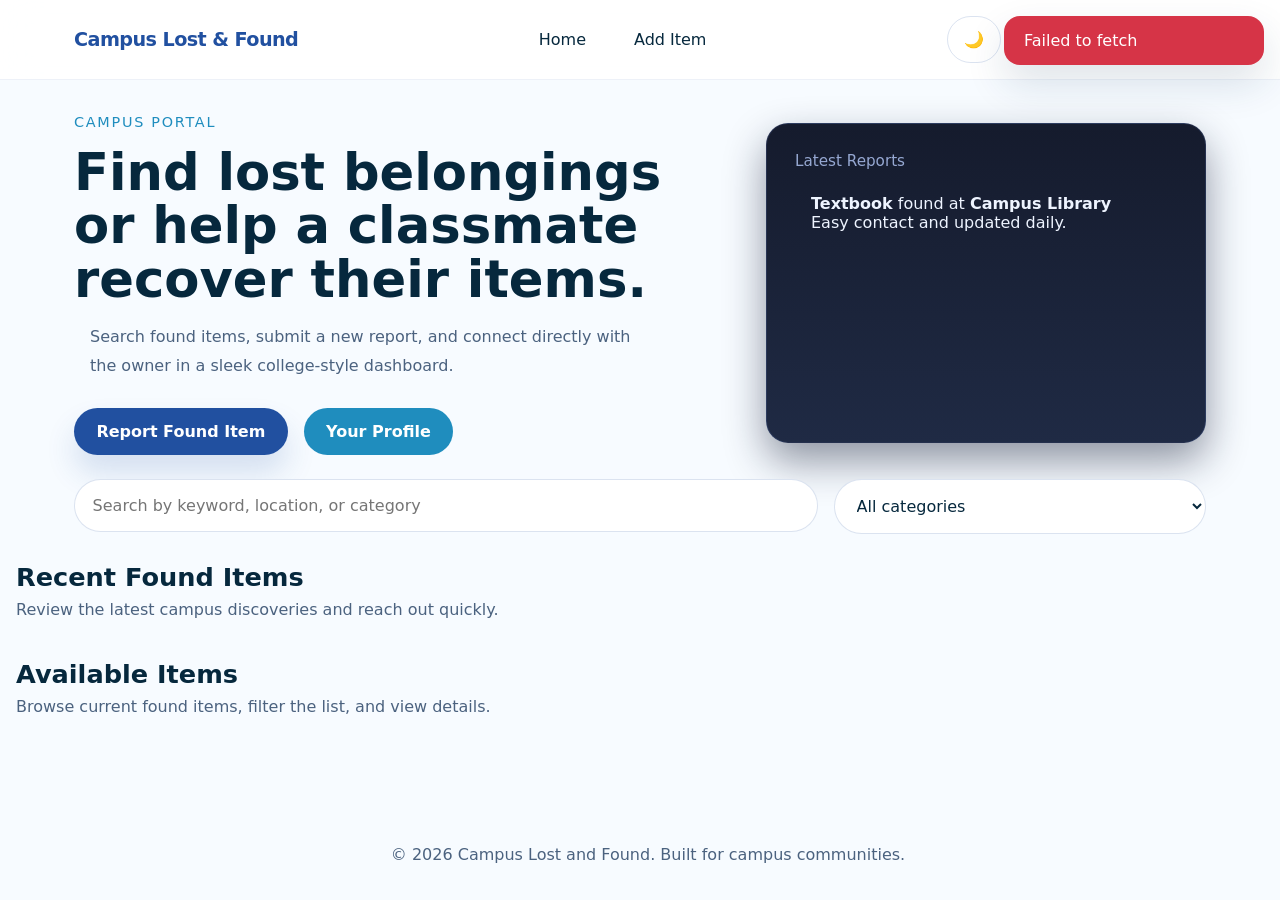
<file: index.html>
<!DOCTYPE html>
<html lang="en">
<head>
  <meta charset="UTF-8" />
  <meta name="viewport" content="width=device-width, initial-scale=1.0" />
  <title>Campus Lost and Found</title>
  <link rel="icon" type="image/png" href="assets/icons/school.png">
  <link rel="stylesheet" href="css/style.css" />
  <link rel="stylesheet" href="css/home.css" />
  <link rel="stylesheet" href="css/responsive.css" />
</head>
<body>
  <div class="page-shell">
    <header class="site-header">
      <nav class="navbar">
        <a href="index.html" class="brand">Campus Lost & Found</a>
        <div class="nav-links" id="mainNav">
          <a href="index.html">Home</a>
          <a href="add-item.html">Add Item</a>
        </div>
        <div class="nav-actions" id="nav-auth">
          <a href="login.html">Login</a>
          <a href="register.html">Register</a>
        </div>
        <button type="button" class="nav-toggle" id="navToggle" aria-label="Toggle navigation">☰</button>
      </nav>
    </header>

    <main class="page-content">
      <section class="hero hero-home">
        <div class="hero-copy">
          <span class="eyebrow">Campus Portal</span>
          <h1>Find lost belongings or help a classmate recover their items.</h1>
          <p>Search found items, submit a new report, and connect directly with the owner in a sleek college-style dashboard.</p>
          <div class="hero-actions">
            <a href="add-item.html" class="btn btn-primary">Report Found Item</a>
            <a href="profile.html" class="btn btn-secondary">Your Profile</a>
          </div>
        </div>
        <div class="hero-visual">
          <div class="hero-card">
            <div class="hero-card-top">Latest Reports</div>
            <div class="hero-card-content">
              <p><strong>Textbook</strong> found at <strong>Campus Library</strong></p>
              <p class="muted">Easy contact and updated daily.</p>
            </div>
          </div>
        </div>
      </section>

      <section class="search-panel">
        <div class="search-group">
          <label for="searchInput" class="sr-only">Search items</label>
          <input id="searchInput" type="search" placeholder="Search by keyword, location, or category" autocomplete="off" />
        </div>
        <div class="filter-group">
          <label for="categoryFilter" class="sr-only">Filter category</label>
          <select id="categoryFilter">
            <option value="all">All categories</option>
            <option value="electronics">Electronics</option>
            <option value="books">Books</option>
            <option value="keys">Keys</option>
            <option value="accessories">Accessories</option>
            <option value="other">Other</option>
          </select>
        </div>
      </section>

      <section class="recent-section">
        <div class="section-header">
          <h2>Recent Found Items</h2>
          <p>Review the latest campus discoveries and reach out quickly.</p>
        </div>
        <div id="recentItems" class="recent-grid"></div>
      </section>

      <section class="items-section">
        <div class="section-header">
          <h2>Available Items</h2>
          <p>Browse current found items, filter the list, and view details.</p>
        </div>
        <div id="itemsGrid" class="card-grid"></div>
        <div id="emptyState" class="empty-state hidden">
          <h3>No items found</h3>
          <p>Try a different search term or category to discover more.</p>
          <a href="add-item.html" class="btn btn-primary">Report an Item</a>
        </div>
      </section>
    </main>

    <footer class="site-footer">
      <div>
        <p>&copy; 2026 Campus Lost and Found. Built for campus communities.</p>
      </div>
    </footer>
  </div>

  <div id="toastContainer" class="toast-container"></div>
  <div id="globalLoader" class="loader-overlay hidden"><div class="loader"></div></div>

  <script type="module" src="js/auth.js"></script>
  <script type="module" src="js/app.js"></script>
</body>
</html>
</file>
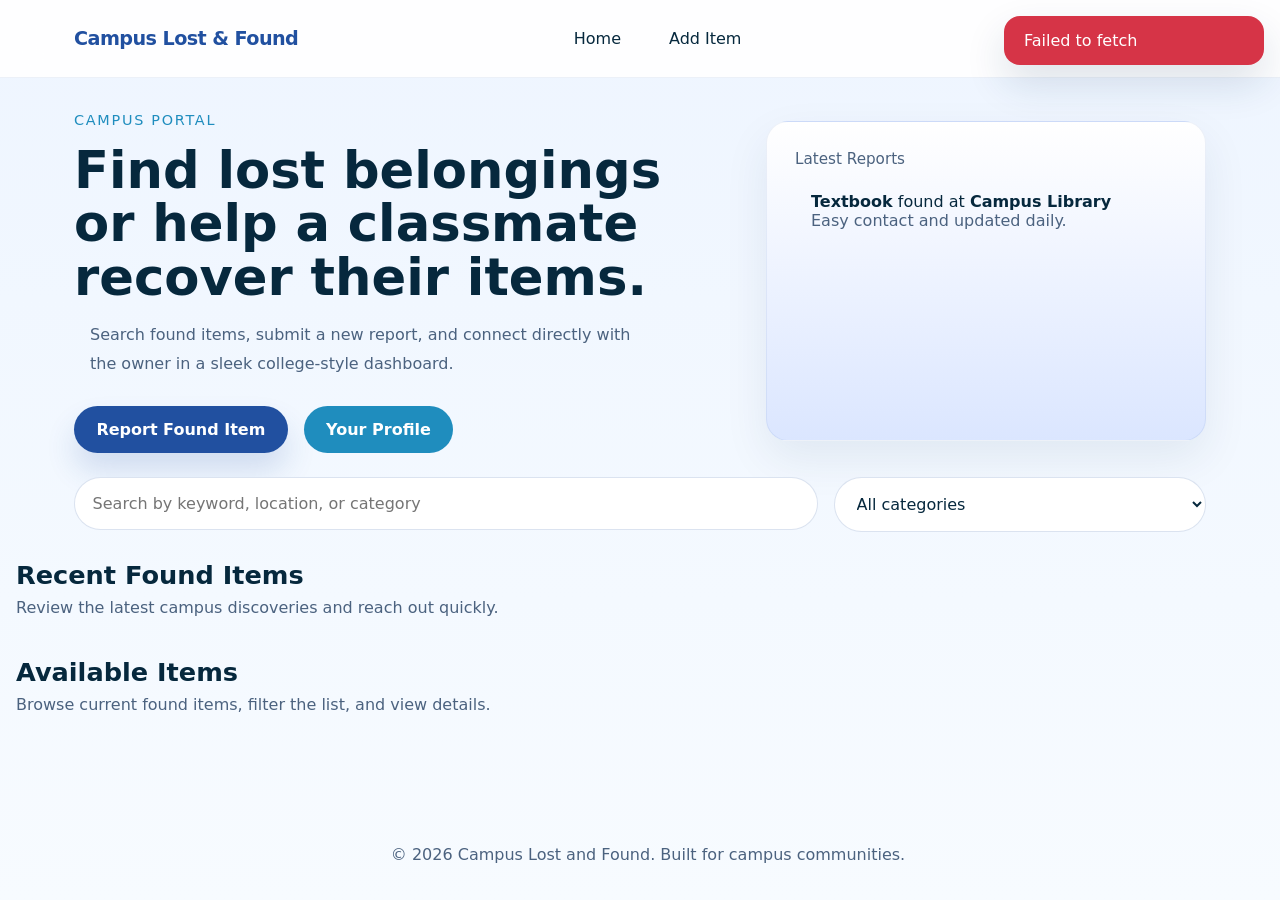
<file: client/index.html>
<!DOCTYPE html>
<html lang="en">
<head>
  <meta charset="UTF-8" />
  <meta name="viewport" content="width=device-width, initial-scale=1.0" />
  <title>Campus Lost and Found</title>
  <link rel="icon" type="image/png" href="assets/icons/school.png">
  <link rel="stylesheet" href="css/style.css" />
  <link rel="stylesheet" href="css/home.css" />
  <link rel="stylesheet" href="css/responsive.css" />
</head>
<body>
  <div class="page-shell">
    <header class="site-header">
      <nav class="navbar">
        <a href="index.html" class="brand">Campus Lost & Found</a>
        <div class="nav-links" id="mainNav">
          <a href="index.html">Home</a>
          <a href="add-item.html">Add Item</a>
        </div>
        <div class="nav-actions" id="nav-auth">
          <a href="login.html">Login</a>
          <a href="register.html">Register</a>
        </div>
        <button class="nav-toggle" id="navToggle" aria-label="Toggle navigation">☰</button>
      </nav>
    </header>

    <main class="page-content">
      <section class="hero hero-home">
        <div class="hero-copy">
          <span class="eyebrow">Campus Portal</span>
          <h1>Find lost belongings or help a classmate recover their items.</h1>
          <p>Search found items, submit a new report, and connect directly with the owner in a sleek college-style dashboard.</p>
          <div class="hero-actions">
            <a href="add-item.html" class="btn btn-primary">Report Found Item</a>
            <a href="profile.html" class="btn btn-secondary">Your Profile</a>
          </div>
        </div>
        <div class="hero-visual">
          <div class="hero-card">
            <div class="hero-card-top">Latest Reports</div>
            <div class="hero-card-content">
              <p><strong>Textbook</strong> found at <strong>Campus Library</strong></p>
              <p class="muted">Easy contact and updated daily.</p>
            </div>
          </div>
        </div>
      </section>

      <section class="search-panel">
        <div class="search-group">
          <label for="searchInput" class="sr-only">Search items</label>
          <input id="searchInput" type="search" placeholder="Search by keyword, location, or category" autocomplete="off" />
        </div>
        <div class="filter-group">
          <label for="categoryFilter" class="sr-only">Filter category</label>
          <select id="categoryFilter">
            <option value="all">All categories</option>
            <option value="electronics">Electronics</option>
            <option value="books">Books</option>
            <option value="keys">Keys</option>
            <option value="accessories">Accessories</option>
            <option value="other">Other</option>
          </select>
        </div>
      </section>

      <section class="recent-section">
        <div class="section-header">
          <h2>Recent Found Items</h2>
          <p>Review the latest campus discoveries and reach out quickly.</p>
        </div>
        <div id="recentItems" class="recent-grid"></div>
      </section>

      <section class="items-section">
        <div class="section-header">
          <h2>Available Items</h2>
          <p>Browse current found items, filter the list, and view details.</p>
        </div>
        <div id="itemsGrid" class="card-grid"></div>
        <div id="emptyState" class="empty-state hidden">
          <h3>No items found</h3>
          <p>Try a different search term or category to discover more.</p>
          <a href="add-item.html" class="btn btn-primary">Report an Item</a>
        </div>
      </section>
    </main>

    <footer class="site-footer">
      <div>
        <p>&copy; 2026 Campus Lost and Found. Built for campus communities.</p>
      </div>
    </footer>
  </div>

  <div id="toastContainer" class="toast-container"></div>
  <div id="globalLoader" class="loader-overlay hidden"><div class="loader"></div></div>

  <script type="module" src="js/auth.js"></script>
  <script type="module" src="js/app.js"></script>
</body>
</html>
</file>
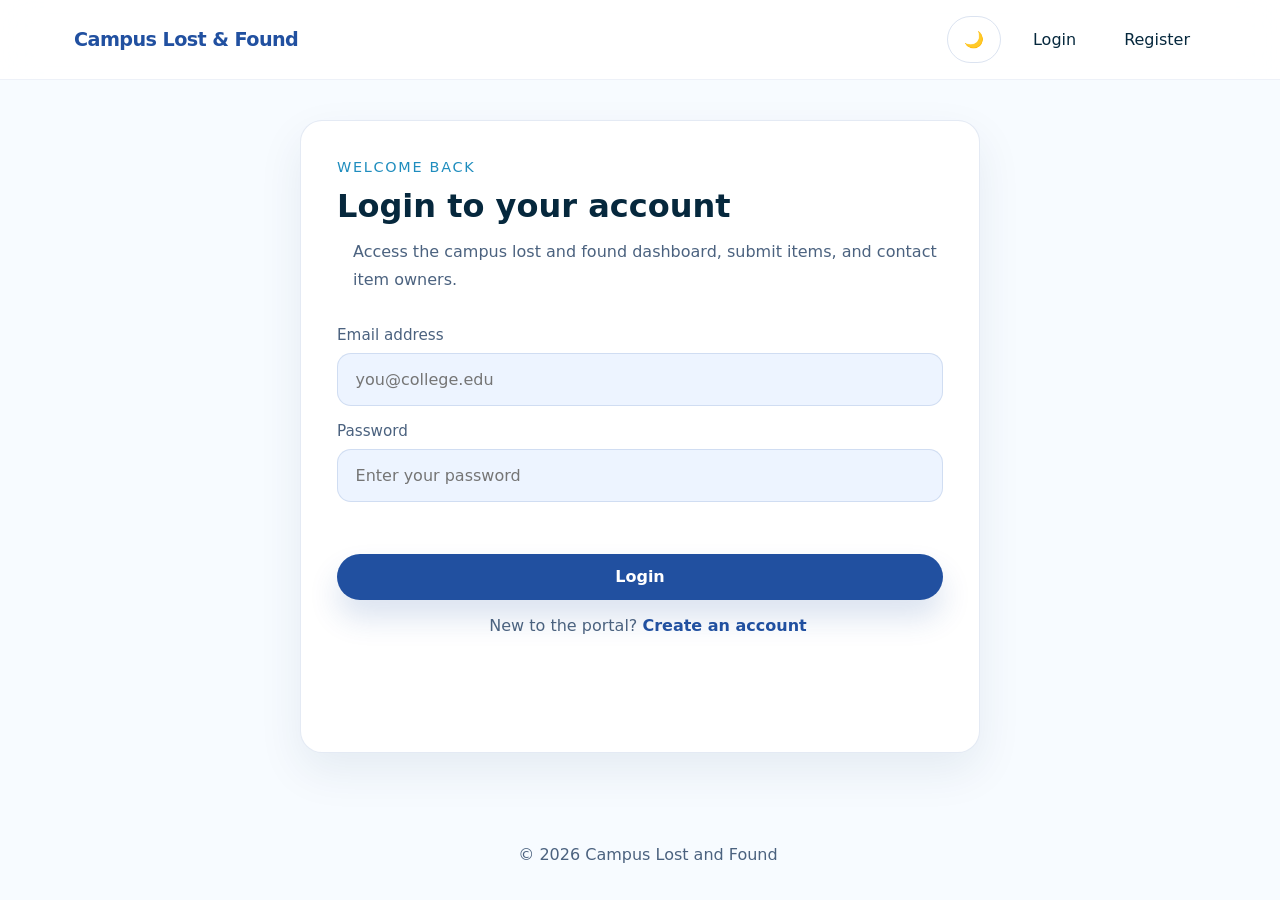
<file: add-item.html>
<!DOCTYPE html>
<html lang="en">
<head>
  <meta charset="UTF-8" />
  <meta name="viewport" content="width=device-width, initial-scale=1.0" />
  <title>Add Item | Campus Lost and Found</title>
  <link rel="icon" type="image/png" href="assets/icons/school.png">
  <link rel="stylesheet" href="css/style.css" />
  <link rel="stylesheet" href="css/home.css" />
  <link rel="stylesheet" href="css/auth.css" />
  <link rel="stylesheet" href="css/responsive.css" />
</head>
<body>
  <div class="page-shell auth-shell">
    <header class="site-header">
      <nav class="navbar">
        <a href="index.html" class="brand">Campus Lost & Found</a>
        <div class="nav-links" id="mainNav">
          <a href="index.html">Home</a>
          <a href="add-item.html">Add Item</a>
        </div>
        <div class="nav-actions" id="nav-auth">
          <a href="login.html">Login</a>
          <a href="register.html">Register</a>
        </div>
        <button type="button" class="nav-toggle" id="navToggle" aria-label="Toggle navigation">☰</button>
      </nav>
    </header>

    <main class="auth-card card-shadow">
      <div class="auth-intro">
        <span class="eyebrow">Report Found Item</span>
        <h1>Share details of the found item</h1>
        <p>Submit the item so someone can reclaim it quickly with the right contact details.</p>
      </div>

      <form id="addItemForm" class="auth-form" enctype="multipart/form-data">
        <div class="form-group">
          <label for="title">Item title</label>
          <input id="title" name="title" type="text" placeholder="Blue backpack" required />
        </div>
        <div class="form-group">
          <label for="description">Description</label>
          <textarea id="description" name="description" rows="4" placeholder="Add details like brand, color, and where you found it." required></textarea>
        </div>
        <div class="form-row">
          <div class="form-group half-width">
            <label for="category">Category</label>
            <select id="category" name="category" required>
              <option value="">Select category</option>
              <option value="electronics">Electronics</option>
              <option value="books">Books</option>
              <option value="keys">Keys</option>
              <option value="accessories">Accessories</option>
              <option value="other">Other</option>
            </select>
          </div>
          <div class="form-group half-width">
            <label for="location">Location</label>
            <input id="location" name="location" type="text" placeholder="Campus library, dorm lobby" required />
          </div>
        </div>
        <div class="form-group">
          <label for="contact">Contact details</label>
          <input id="contact" name="contact" type="text" placeholder="Email or phone" required />
        </div>
        <div class="form-group">
          <label for="image">Upload image</label>
          <input id="image" name="image" type="file" accept="image/*" required />
          <div id="imagePreview" class="image-preview">Preview will appear here</div>
        </div>
        <div id="formMessage" class="form-message"></div>
        <button type="submit" class="btn btn-primary btn-block">Submit Item</button>
      </form>
    </main>

    <footer class="site-footer auth-footer">
      <p>&copy; 2026 Campus Lost and Found</p>
    </footer>
  </div>

  <div id="toastContainer" class="toast-container"></div>
  <div id="globalLoader" class="loader-overlay hidden"><div class="loader"></div></div>

  <script type="module" src="js/auth.js"></script>
  <script type="module" src="js/addItem.js"></script>
</body>
</html>
</file>
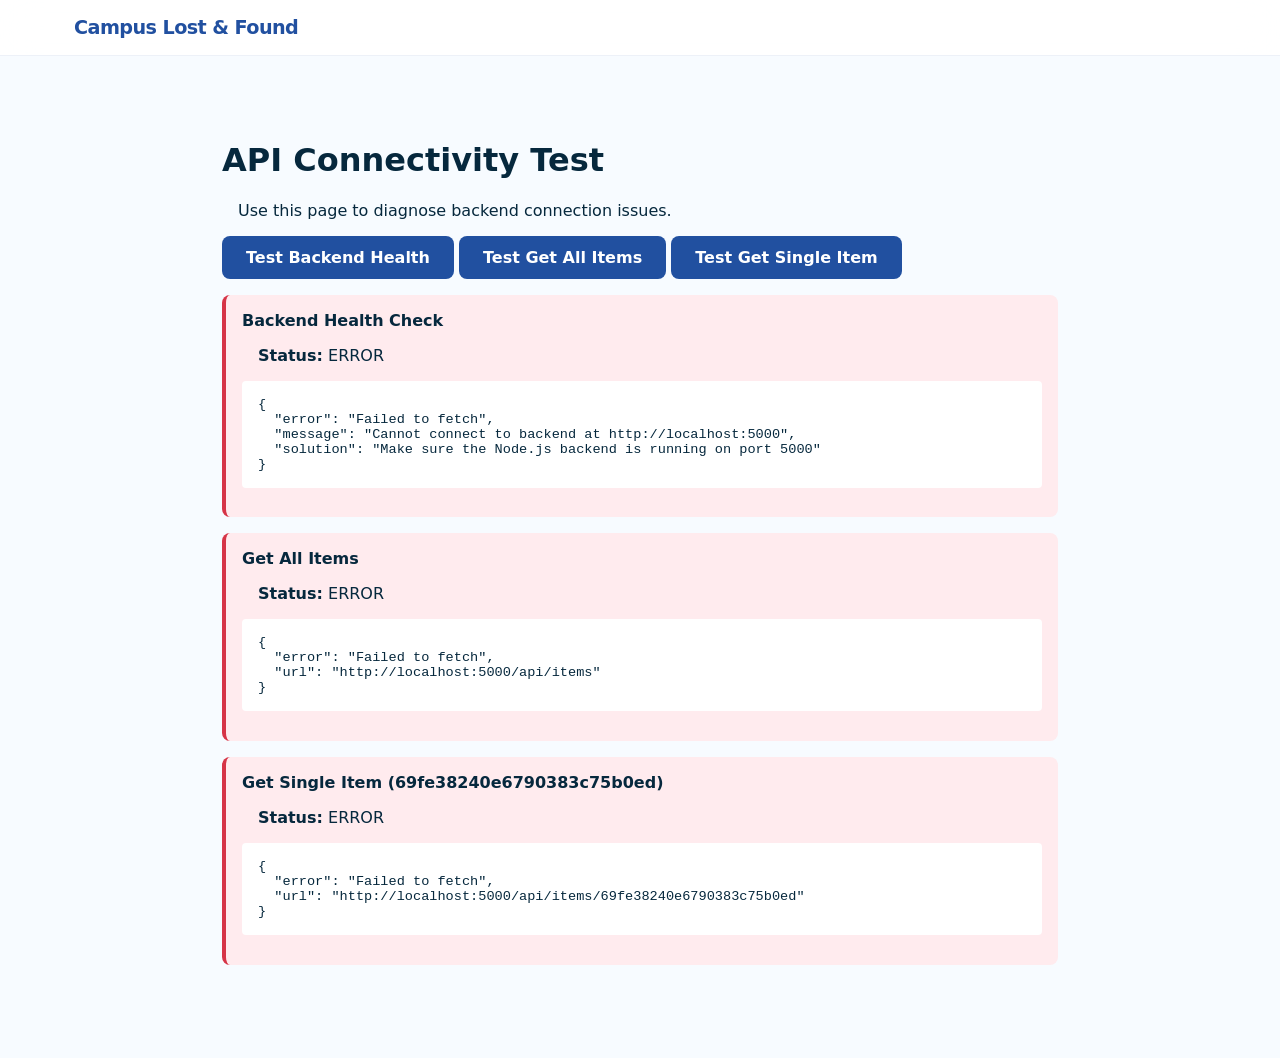
<file: api-test.html>
<!DOCTYPE html>
<html lang="en">
<head>
  <meta charset="UTF-8" />
  <meta name="viewport" content="width=device-width, initial-scale=1.0" />
  <title>API Test | Campus Lost and Found</title>
  <link rel="stylesheet" href="css/style.css" />
  <style>
    .test-container {
      max-width: 900px;
      margin: 2rem auto;
      padding: 2rem;
    }
    .test-result {
      margin: 1rem 0;
      padding: 1rem;
      border-radius: 8px;
      background: #f5f9ff;
      border-left: 4px solid #2150a0;
    }
    .test-result.success {
      background: #e8f5e9;
      border-left-color: #4caf50;
    }
    .test-result.error {
      background: #ffebee;
      border-left-color: #d63447;
    }
    .test-result h4 {
      margin: 0 0 0.5rem;
    }
    pre {
      background: #fff;
      padding: 1rem;
      border-radius: 4px;
      overflow-x: auto;
      font-size: 0.85rem;
    }
    button {
      padding: 0.75rem 1.5rem;
      border: none;
      border-radius: 8px;
      background: #2150a0;
      color: #fff;
      cursor: pointer;
      font-weight: 600;
    }
    button:hover {
      background: #3d72b4;
    }
  </style>
</head>
<body>
  <header class="site-header">
    <nav class="navbar">
      <a href="index.html" class="brand">Campus Lost & Found</a>
    </nav>
  </header>

  <main class="test-container">
    <h1>API Connectivity Test</h1>
    <p>Use this page to diagnose backend connection issues.</p>

    <div>
      <button onclick="testHealthCheck()">Test Backend Health</button>
      <button onclick="testGetAllItems()">Test Get All Items</button>
      <button onclick="testGetSingleItem()">Test Get Single Item</button>
    </div>

    <div id="resultsContainer"></div>
  </main>

  <script>
    const API_URL = "http://localhost:5000/api";
    const resultsContainer = document.querySelector("#resultsContainer");

    function addResult(title, status, data) {
      const resultDiv = document.createElement("div");
      resultDiv.className = `test-result ${status}`;
      resultDiv.innerHTML = `
        <h4>${title}</h4>
        <p><strong>Status:</strong> ${status.toUpperCase()}</p>
        <pre>${JSON.stringify(data, null, 2)}</pre>
      `;
      resultsContainer.appendChild(resultDiv);
    }

    async function testHealthCheck() {
      try {
        const response = await fetch("http://localhost:5000/health");
        const data = await response.json();
        addResult("Backend Health Check", response.ok ? "success" : "error", {
          status: response.status,
          data: data,
        });
      } catch (error) {
        addResult("Backend Health Check", "error", {
          error: error.message,
          message: "Cannot connect to backend at http://localhost:5000",
          solution: "Make sure the Node.js backend is running on port 5000",
        });
      }
    }

    async function testGetAllItems() {
      try {
        const response = await fetch(`${API_URL}/items`);
        const data = await response.json();
        addResult("Get All Items", response.ok ? "success" : "error", {
          status: response.status,
          itemCount: Array.isArray(data) ? data.length : data.items?.length || 0,
          sample: Array.isArray(data) ? data.slice(0, 2) : data.items?.slice(0, 2),
        });
      } catch (error) {
        addResult("Get All Items", "error", {
          error: error.message,
          url: `${API_URL}/items`,
        });
      }
    }

    async function testGetSingleItem() {
      const testItemId = "69fe38240e6790383c75b0ed";
      try {
        const response = await fetch(`${API_URL}/items/${testItemId}`);
        const data = await response.json();
        addResult(
          `Get Single Item (${testItemId})`,
          response.ok ? "success" : "error",
          {
            status: response.status,
            data: data,
          }
        );
      } catch (error) {
        addResult(
          `Get Single Item (${testItemId})`,
          "error",
          {
            error: error.message,
            url: `${API_URL}/items/${testItemId}`,
          }
        );
      }
    }

    // Auto-run tests on page load
    window.addEventListener("load", () => {
      console.log("Starting API tests...");
      testHealthCheck();
      setTimeout(() => testGetAllItems(), 500);
      setTimeout(() => testGetSingleItem(), 1000);
    });
  </script>
</body>
</html>
</file>
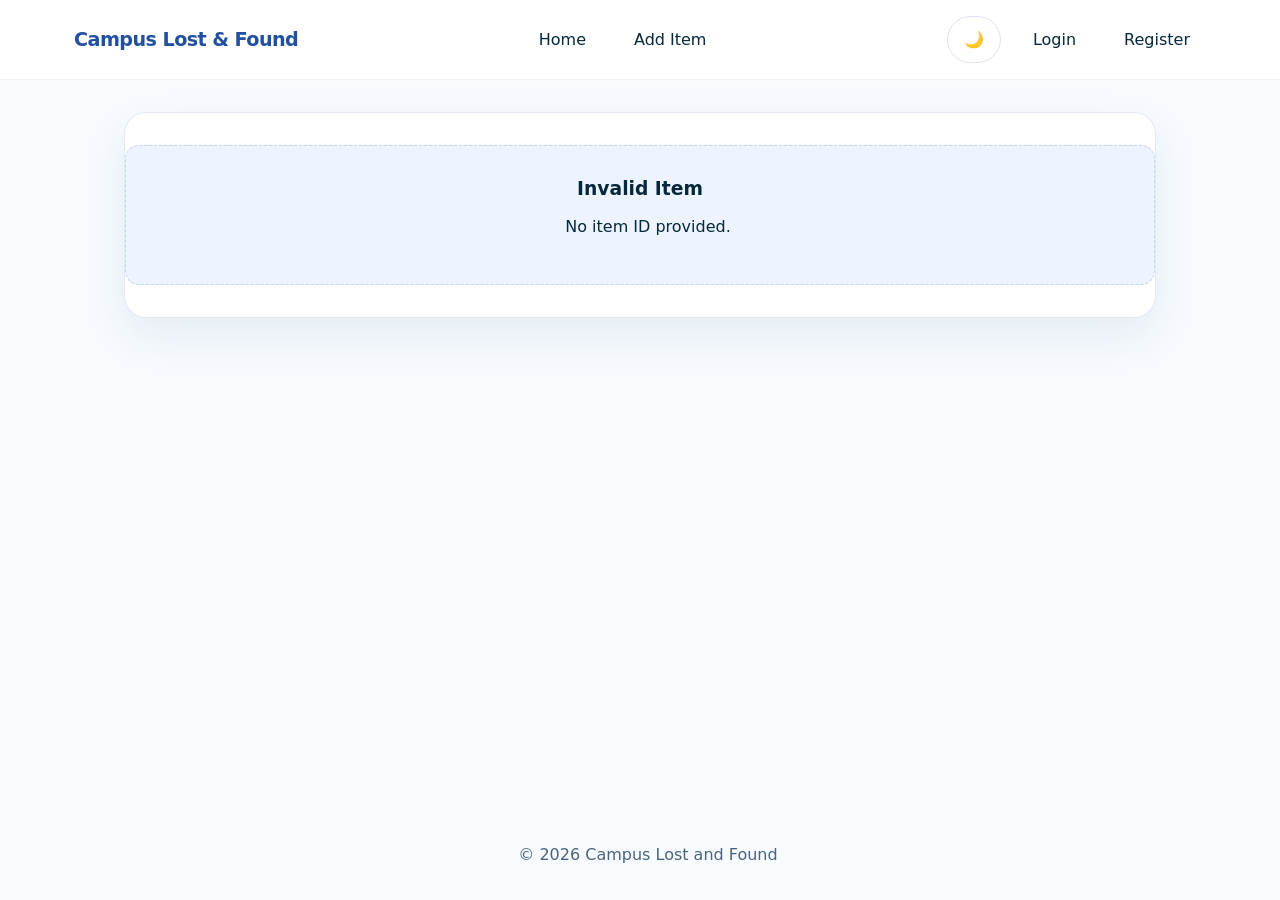
<file: item-details.html>
<!DOCTYPE html>
<html lang="en">
<head>
  <meta charset="UTF-8" />
  <meta name="viewport" content="width=device-width, initial-scale=1.0" />
  <title>Item Details | Campus Lost and Found</title>
  <link rel="icon" type="image/png" href="assets/icons/school.png">
  <link rel="stylesheet" href="css/style.css" />
  <link rel="stylesheet" href="css/home.css" />
  <link rel="stylesheet" href="css/responsive.css" />
</head>
<body>
  <div class="page-shell">
    <header class="site-header">
      <nav class="navbar">
        <a href="index.html" class="brand">Campus Lost & Found</a>
        <div class="nav-links" id="mainNav">
          <a href="index.html">Home</a>
          <a href="add-item.html">Add Item</a>
        </div>
        <div class="nav-actions" id="nav-auth">
          <a href="login.html">Login</a>
          <a href="register.html">Register</a>
        </div>
        <button type="button" class="nav-toggle" id="navToggle" aria-label="Toggle navigation">☰</button>
      </nav>
    </header>

    <main class="details-shell">
      <section id="itemDetails" class="details-panel card-shadow"></section>
    </main>

    <footer class="site-footer">
      <p>&copy; 2026 Campus Lost and Found</p>
    </footer>
  </div>

  <div id="toastContainer" class="toast-container"></div>
  <div id="globalLoader" class="loader-overlay hidden"><div class="loader"></div></div>

  <script type="module" src="js/auth.js"></script>
  <script type="module" src="js/itemDetails.js"></script>
</body>
</html>
</file>
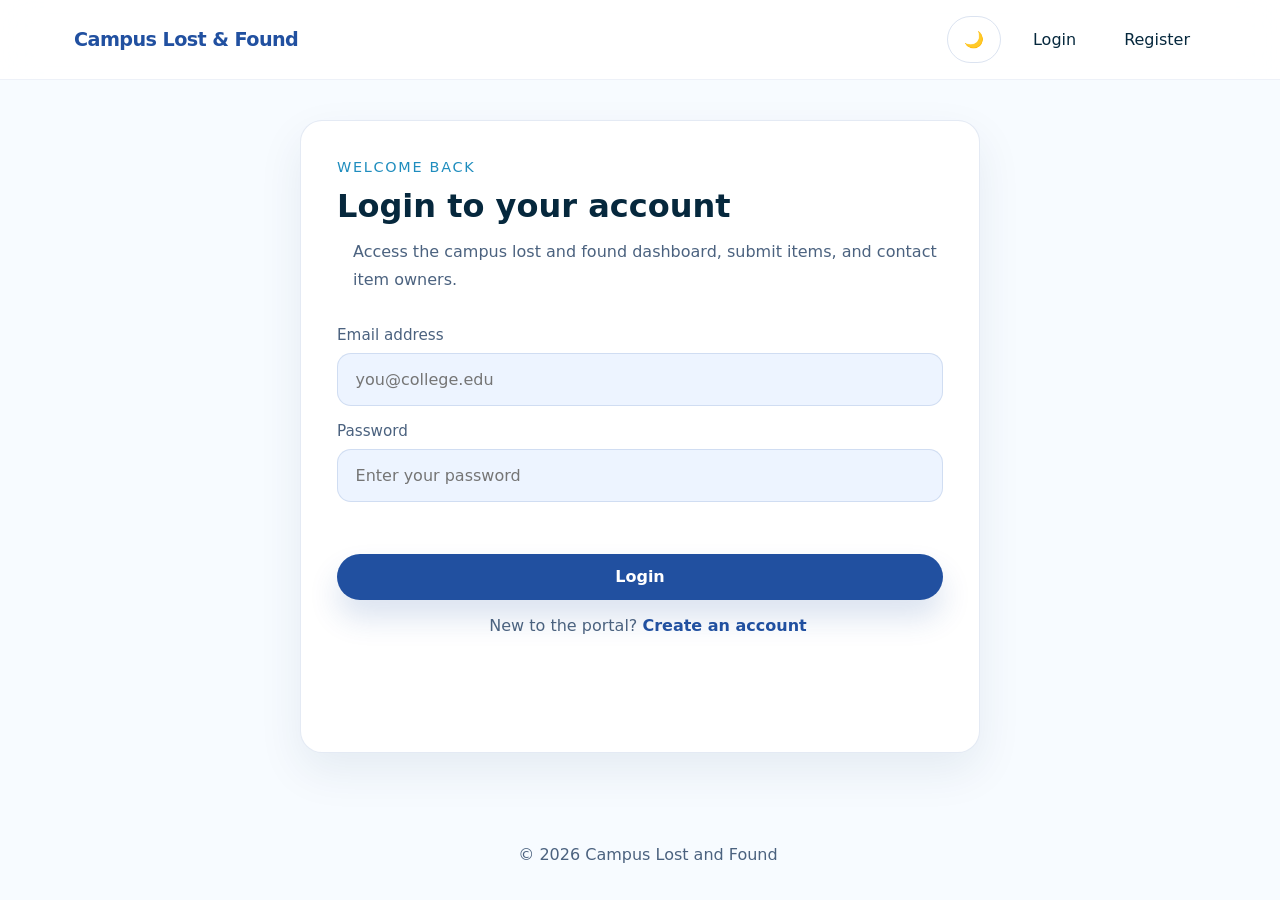
<file: login.html>
<!DOCTYPE html>
<html lang="en">
<head>
  <meta charset="UTF-8" />
  <meta name="viewport" content="width=device-width, initial-scale=1.0" />
  <title>Login | Campus Lost and Found</title>
  <link rel="icon" type="image/png" href="assets/icons/school.png">
  <link rel="stylesheet" href="css/style.css" />
  <link rel="stylesheet" href="css/home.css" />
  <link rel="stylesheet" href="css/auth.css" />
  <link rel="stylesheet" href="css/responsive.css" />
</head>
<body>
  <div class="page-shell auth-shell">
    <header class="site-header">
      <nav class="navbar">
        <a href="index.html" class="brand">Campus Lost & Found</a>
        <div class="nav-links" id="mainNav"></div>
        <div class="nav-actions" id="nav-auth">
          <a href="login.html">Login</a>
          <a href="register.html">Register</a>
        </div>
        <button type="button" class="nav-toggle" id="navToggle" aria-label="Toggle navigation">☰</button>
      </nav>
    </header>

    <main class="auth-card card-shadow">
      <div class="auth-intro">
        <span class="eyebrow">Welcome back</span>
        <h1>Login to your account</h1>
        <p>Access the campus lost and found dashboard, submit items, and contact item owners.</p>
      </div>

      <form id="loginForm" class="auth-form">
        <div class="form-group">
          <label for="email">Email address</label>
          <input id="email" name="email" type="email" placeholder="you@college.edu" required />
        </div>
        <div class="form-group">
          <label for="password">Password</label>
          <input id="password" name="password" type="password" placeholder="Enter your password" required />
        </div>
        <div id="formMessage" class="form-message"></div>
        <button type="submit" class="btn btn-primary btn-block">Login</button>
      </form>

      <p class="form-footer">New to the portal? <a href="register.html">Create an account</a></p>
    </main>

    <footer class="site-footer auth-footer">
      <p>&copy; 2026 Campus Lost and Found</p>
    </footer>
  </div>

  <div id="toastContainer" class="toast-container"></div>
  <div id="globalLoader" class="loader-overlay hidden"><div class="loader"></div></div>

  <script type="module" src="js/auth.js"></script>
  <script type="module" src="js/login.js"></script>
</body>
</html>
</file>
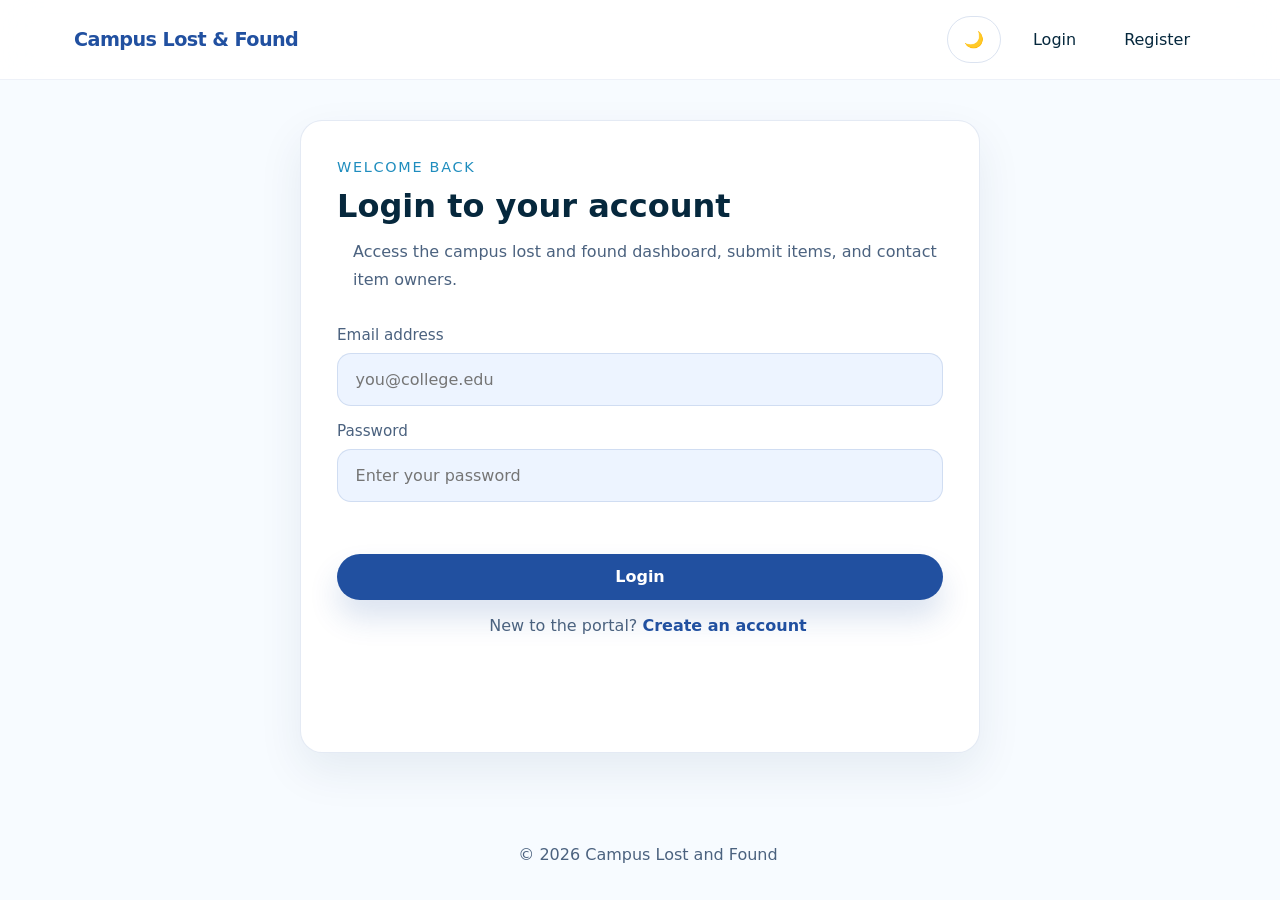
<file: profile.html>
<!DOCTYPE html>
<html lang="en">
<head>
  <meta charset="UTF-8" />
  <meta name="viewport" content="width=device-width, initial-scale=1.0" />
  <title>Profile | Campus Lost and Found</title>
  <link rel="icon" type="image/png" href="assets/icons/school.png">
  <link rel="stylesheet" href="css/style.css" />
  <link rel="stylesheet" href="css/home.css" />
  <link rel="stylesheet" href="css/responsive.css" />
</head>
<body>
  <div class="page-shell">
    <header class="site-header">
      <nav class="navbar">
        <a href="index.html" class="brand">Campus Lost & Found</a>
        <div class="nav-links" id="mainNav">
          <a href="index.html">Home</a>
          <a href="add-item.html">Add Item</a>
        </div>
        <div class="nav-actions" id="nav-auth">
          <a href="login.html">Login</a>
          <a href="register.html">Register</a>
        </div>
        <button type="button" class="nav-toggle" id="navToggle" aria-label="Toggle navigation">☰</button>
      </nav>
    </header>

    <main class="profile-shell">
      <section class="profile-card card-shadow">
        <div class="profile-summary">
          <span class="eyebrow">Your profile</span>
          <h1 id="userName">Campus Member</h1>
          <p id="userEmail">Your email address</p>
        </div>
      </section>

      <section class="items-section">
        <div class="section-header">
          <h2>Your shared items</h2>
          <p>Manage the items you reported and see who can contact you.</p>
        </div>
        <div id="profileItems" class="card-grid"></div>
        <div id="profileEmpty" class="empty-state hidden">
          <h3>No items reported yet</h3>
          <p>You can add a found item and help students recover it quickly.</p>
          <a href="add-item.html" class="btn btn-primary">Report an Item</a>
        </div>
      </section>
    </main>

    <footer class="site-footer">
      <p>&copy; 2026 Campus Lost and Found</p>
    </footer>
  </div>

  <div id="toastContainer" class="toast-container"></div>
  <div id="globalLoader" class="loader-overlay hidden"><div class="loader"></div></div>

  <script type="module" src="js/auth.js"></script>
  <script type="module" src="js/profile.js"></script>
</body>
</html>
</file>
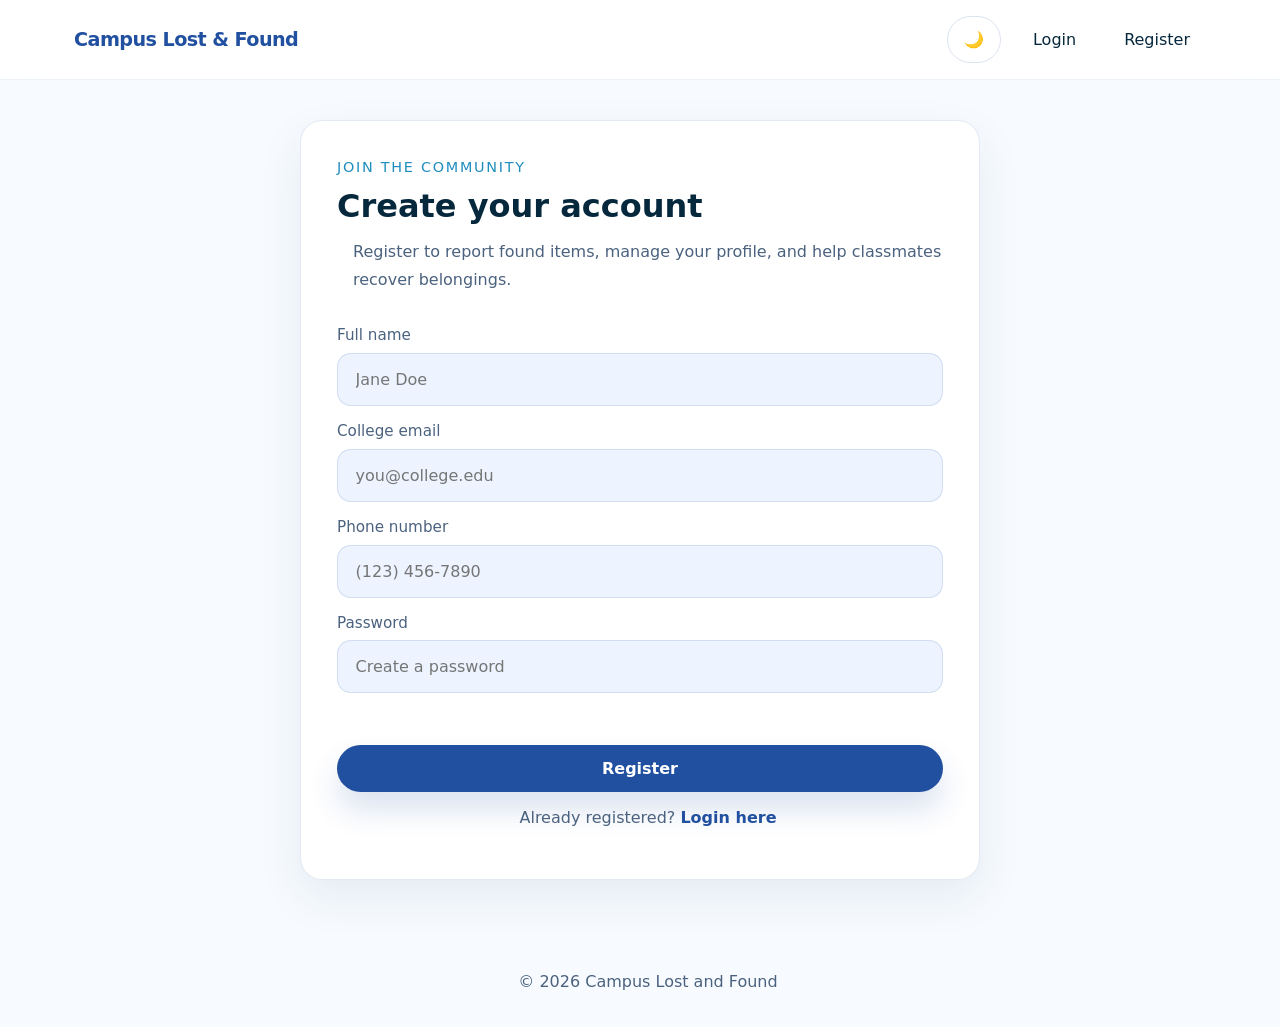
<file: register.html>
<!DOCTYPE html>
<html lang="en">
<head>
  <meta charset="UTF-8" />
  <meta name="viewport" content="width=device-width, initial-scale=1.0" />
  <title>Register | Campus Lost and Found</title>
  <link rel="icon" type="image/png" href="assets/icons/school.png">
  <link rel="stylesheet" href="css/style.css" />
  <link rel="stylesheet" href="css/home.css" />
  <link rel="stylesheet" href="css/auth.css" />
  <link rel="stylesheet" href="css/responsive.css" />
</head>
<body>
  <div class="page-shell auth-shell">
    <header class="site-header">
      <nav class="navbar">
        <a href="index.html" class="brand">Campus Lost & Found</a>
        <div class="nav-links" id="mainNav"></div>
        <div class="nav-actions" id="nav-auth">
          <a href="login.html">Login</a>
          <a href="register.html">Register</a>
        </div>
        <button type="button" class="nav-toggle" id="navToggle" aria-label="Toggle navigation">☰</button>
      </nav>
    </header>

    <main class="auth-card card-shadow">
      <div class="auth-intro">
        <span class="eyebrow">Join the community</span>
        <h1>Create your account</h1>
        <p>Register to report found items, manage your profile, and help classmates recover belongings.</p>
      </div>

      <form id="registerForm" class="auth-form">
        <div class="form-group">
          <label for="name">Full name</label>
          <input id="name" name="name" type="text" placeholder="Jane Doe" required />
        </div>
        <div class="form-group">
          <label for="email">College email</label>
          <input id="email" name="email" type="email" placeholder="you@college.edu" required />
        </div>
        <div class="form-group">
          <label for="phone">Phone number</label>
          <input id="phone" name="phone" type="tel" placeholder="(123) 456-7890" required />
        </div>
        <div class="form-group">
          <label for="password">Password</label>
          <input id="password" name="password" type="password" placeholder="Create a password" required minlength="6" />
        </div>
        <div id="formMessage" class="form-message"></div>
        <button type="submit" class="btn btn-primary btn-block">Register</button>
      </form>

      <p class="form-footer">Already registered? <a href="login.html">Login here</a></p>
    </main>

    <footer class="site-footer auth-footer">
      <p>&copy; 2026 Campus Lost and Found</p>
    </footer>
  </div>

  <div id="toastContainer" class="toast-container"></div>
  <div id="globalLoader" class="loader-overlay hidden"><div class="loader"></div></div>

  <script type="module" src="js/auth.js"></script>
  <script type="module" src="js/register.js"></script>
</body>
</html>
</file>
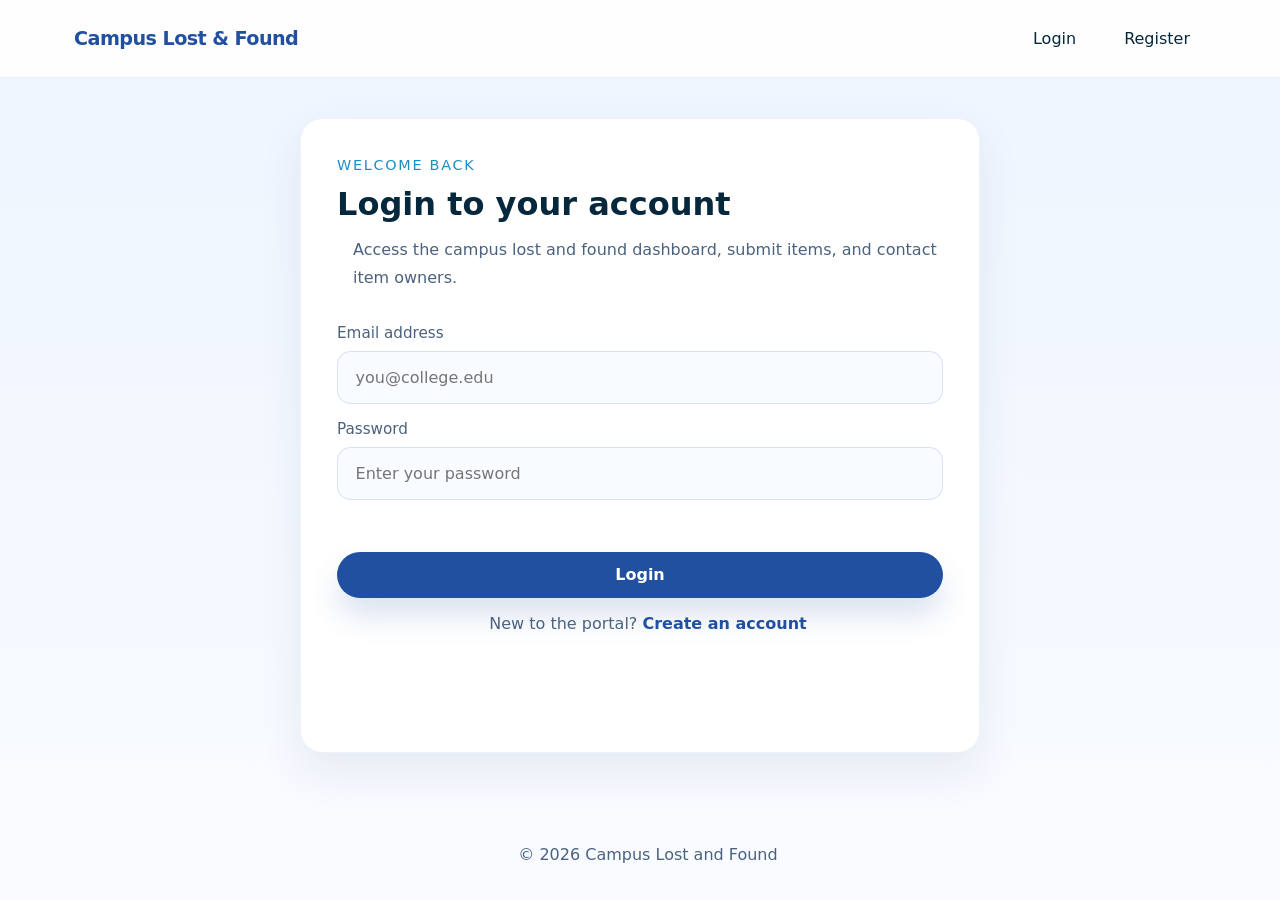
<file: client/add-item.html>
<!DOCTYPE html>
<html lang="en">
<head>
  <meta charset="UTF-8" />
  <meta name="viewport" content="width=device-width, initial-scale=1.0" />
  <title>Add Item | Campus Lost and Found</title>
  <link rel="icon" type="image/png" href="assets/icons/school.png">
  <link rel="stylesheet" href="css/style.css" />
  <link rel="stylesheet" href="css/auth.css" />
  <link rel="stylesheet" href="css/responsive.css" />
</head>
<body>
  <div class="page-shell auth-shell">
    <header class="site-header">
      <nav class="navbar">
        <a href="index.html" class="brand">Campus Lost & Found</a>
        <div class="nav-links" id="mainNav">
          <a href="index.html">Home</a>
          <a href="add-item.html">Add Item</a>
        </div>
        <div class="nav-actions" id="nav-auth">
          <a href="login.html">Login</a>
          <a href="register.html">Register</a>
        </div>
        <button class="nav-toggle" id="navToggle" aria-label="Toggle navigation">☰</button>
      </nav>
    </header>

    <main class="auth-card card-shadow">
      <div class="auth-intro">
        <span class="eyebrow">Report Found Item</span>
        <h1>Share details of the found item</h1>
        <p>Submit the item so someone can reclaim it quickly with the right contact details.</p>
      </div>

      <form id="addItemForm" class="auth-form" enctype="multipart/form-data">
        <div class="form-group">
          <label for="title">Item title</label>
          <input id="title" name="title" type="text" placeholder="Blue backpack" required />
        </div>
        <div class="form-group">
          <label for="description">Description</label>
          <textarea id="description" name="description" rows="4" placeholder="Add details like brand, color, and where you found it." required></textarea>
        </div>
        <div class="form-row">
          <div class="form-group half-width">
            <label for="category">Category</label>
            <select id="category" name="category" required>
              <option value="">Select category</option>
              <option value="electronics">Electronics</option>
              <option value="books">Books</option>
              <option value="keys">Keys</option>
              <option value="accessories">Accessories</option>
              <option value="other">Other</option>
            </select>
          </div>
          <div class="form-group half-width">
            <label for="location">Location</label>
            <input id="location" name="location" type="text" placeholder="Campus library, dorm lobby" required />
          </div>
        </div>
        <div class="form-group">
          <label for="contact">Contact details</label>
          <input id="contact" name="contact" type="text" placeholder="Email or phone" required />
        </div>
        <div class="form-group">
          <label for="image">Upload image</label>
          <input id="image" name="image" type="file" accept="image/*" required />
          <div id="imagePreview" class="image-preview">Preview will appear here</div>
        </div>
        <div id="formMessage" class="form-message"></div>
        <button type="submit" class="btn btn-primary btn-block">Submit Item</button>
      </form>
    </main>

    <footer class="site-footer auth-footer">
      <p>&copy; 2026 Campus Lost and Found</p>
    </footer>
  </div>

  <div id="toastContainer" class="toast-container"></div>
  <div id="globalLoader" class="loader-overlay hidden"><div class="loader"></div></div>

  <script type="module" src="js/auth.js"></script>
  <script type="module" src="js/addItem.js"></script>
</body>
</html>
</file>
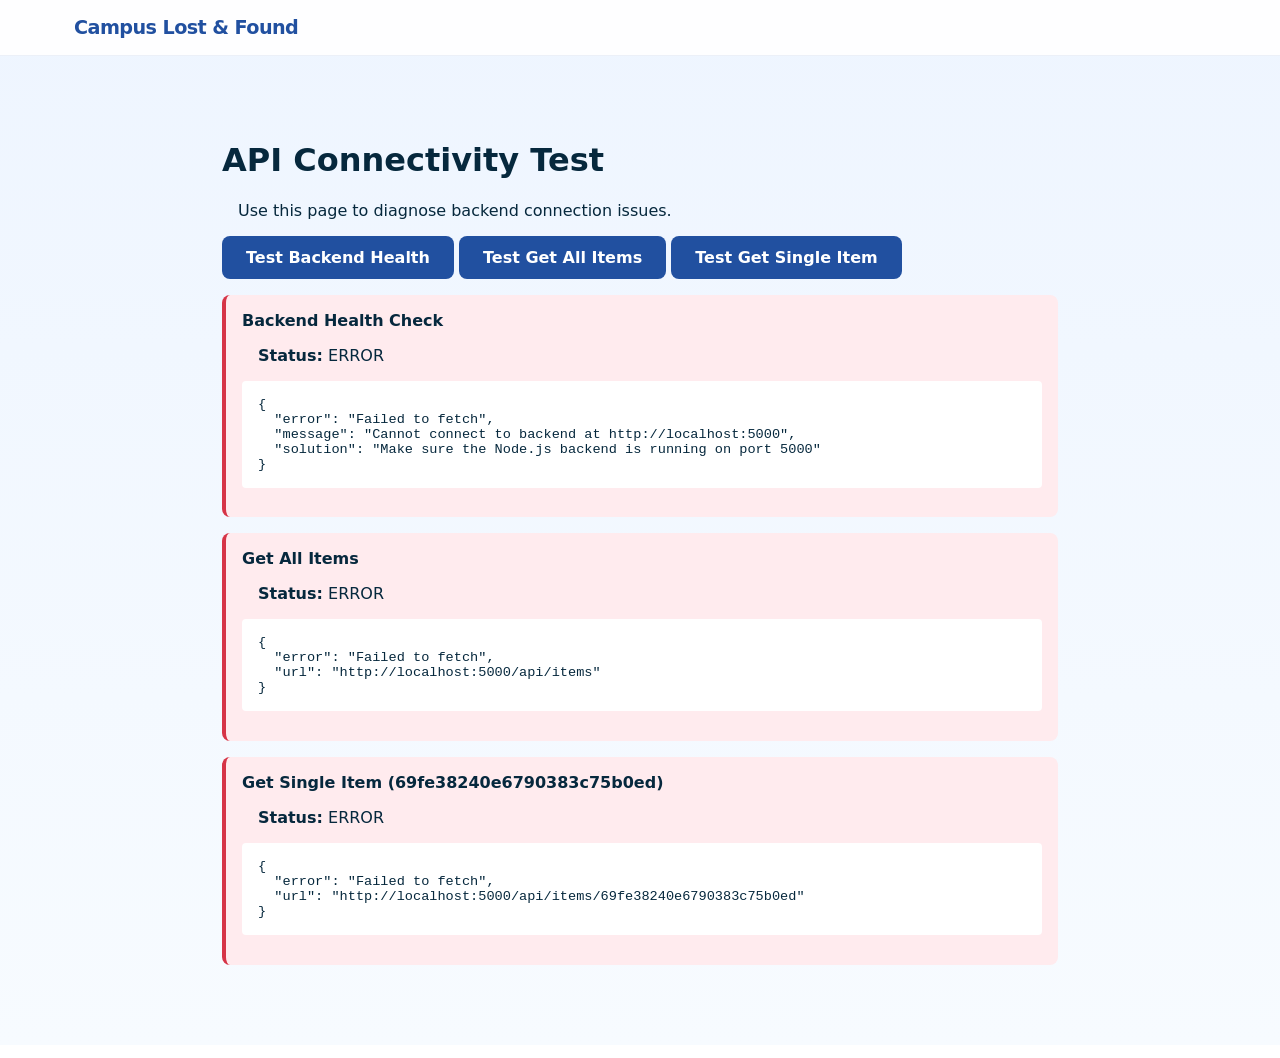
<file: client/api-test.html>
<!DOCTYPE html>
<html lang="en">
<head>
  <meta charset="UTF-8" />
  <meta name="viewport" content="width=device-width, initial-scale=1.0" />
  <title>API Test | Campus Lost and Found</title>
  <link rel="stylesheet" href="css/style.css" />
  <style>
    .test-container {
      max-width: 900px;
      margin: 2rem auto;
      padding: 2rem;
    }
    .test-result {
      margin: 1rem 0;
      padding: 1rem;
      border-radius: 8px;
      background: #f5f9ff;
      border-left: 4px solid #2150a0;
    }
    .test-result.success {
      background: #e8f5e9;
      border-left-color: #4caf50;
    }
    .test-result.error {
      background: #ffebee;
      border-left-color: #d63447;
    }
    .test-result h4 {
      margin: 0 0 0.5rem;
    }
    pre {
      background: #fff;
      padding: 1rem;
      border-radius: 4px;
      overflow-x: auto;
      font-size: 0.85rem;
    }
    button {
      padding: 0.75rem 1.5rem;
      border: none;
      border-radius: 8px;
      background: #2150a0;
      color: #fff;
      cursor: pointer;
      font-weight: 600;
    }
    button:hover {
      background: #3d72b4;
    }
  </style>
</head>
<body>
  <header class="site-header">
    <nav class="navbar">
      <a href="index.html" class="brand">Campus Lost & Found</a>
    </nav>
  </header>

  <main class="test-container">
    <h1>API Connectivity Test</h1>
    <p>Use this page to diagnose backend connection issues.</p>

    <div>
      <button onclick="testHealthCheck()">Test Backend Health</button>
      <button onclick="testGetAllItems()">Test Get All Items</button>
      <button onclick="testGetSingleItem()">Test Get Single Item</button>
    </div>

    <div id="resultsContainer"></div>
  </main>

  <script>
    const API_URL = "http://localhost:5000/api";
    const resultsContainer = document.querySelector("#resultsContainer");

    function addResult(title, status, data) {
      const resultDiv = document.createElement("div");
      resultDiv.className = `test-result ${status}`;
      resultDiv.innerHTML = `
        <h4>${title}</h4>
        <p><strong>Status:</strong> ${status.toUpperCase()}</p>
        <pre>${JSON.stringify(data, null, 2)}</pre>
      `;
      resultsContainer.appendChild(resultDiv);
    }

    async function testHealthCheck() {
      try {
        const response = await fetch("http://localhost:5000/health");
        const data = await response.json();
        addResult("Backend Health Check", response.ok ? "success" : "error", {
          status: response.status,
          data: data,
        });
      } catch (error) {
        addResult("Backend Health Check", "error", {
          error: error.message,
          message: "Cannot connect to backend at http://localhost:5000",
          solution: "Make sure the Node.js backend is running on port 5000",
        });
      }
    }

    async function testGetAllItems() {
      try {
        const response = await fetch(`${API_URL}/items`);
        const data = await response.json();
        addResult("Get All Items", response.ok ? "success" : "error", {
          status: response.status,
          itemCount: Array.isArray(data) ? data.length : data.items?.length || 0,
          sample: Array.isArray(data) ? data.slice(0, 2) : data.items?.slice(0, 2),
        });
      } catch (error) {
        addResult("Get All Items", "error", {
          error: error.message,
          url: `${API_URL}/items`,
        });
      }
    }

    async function testGetSingleItem() {
      const testItemId = "69fe38240e6790383c75b0ed";
      try {
        const response = await fetch(`${API_URL}/items/${testItemId}`);
        const data = await response.json();
        addResult(
          `Get Single Item (${testItemId})`,
          response.ok ? "success" : "error",
          {
            status: response.status,
            data: data,
          }
        );
      } catch (error) {
        addResult(
          `Get Single Item (${testItemId})`,
          "error",
          {
            error: error.message,
            url: `${API_URL}/items/${testItemId}`,
          }
        );
      }
    }

    // Auto-run tests on page load
    window.addEventListener("load", () => {
      console.log("Starting API tests...");
      testHealthCheck();
      setTimeout(() => testGetAllItems(), 500);
      setTimeout(() => testGetSingleItem(), 1000);
    });
  </script>
</body>
</html>
</file>
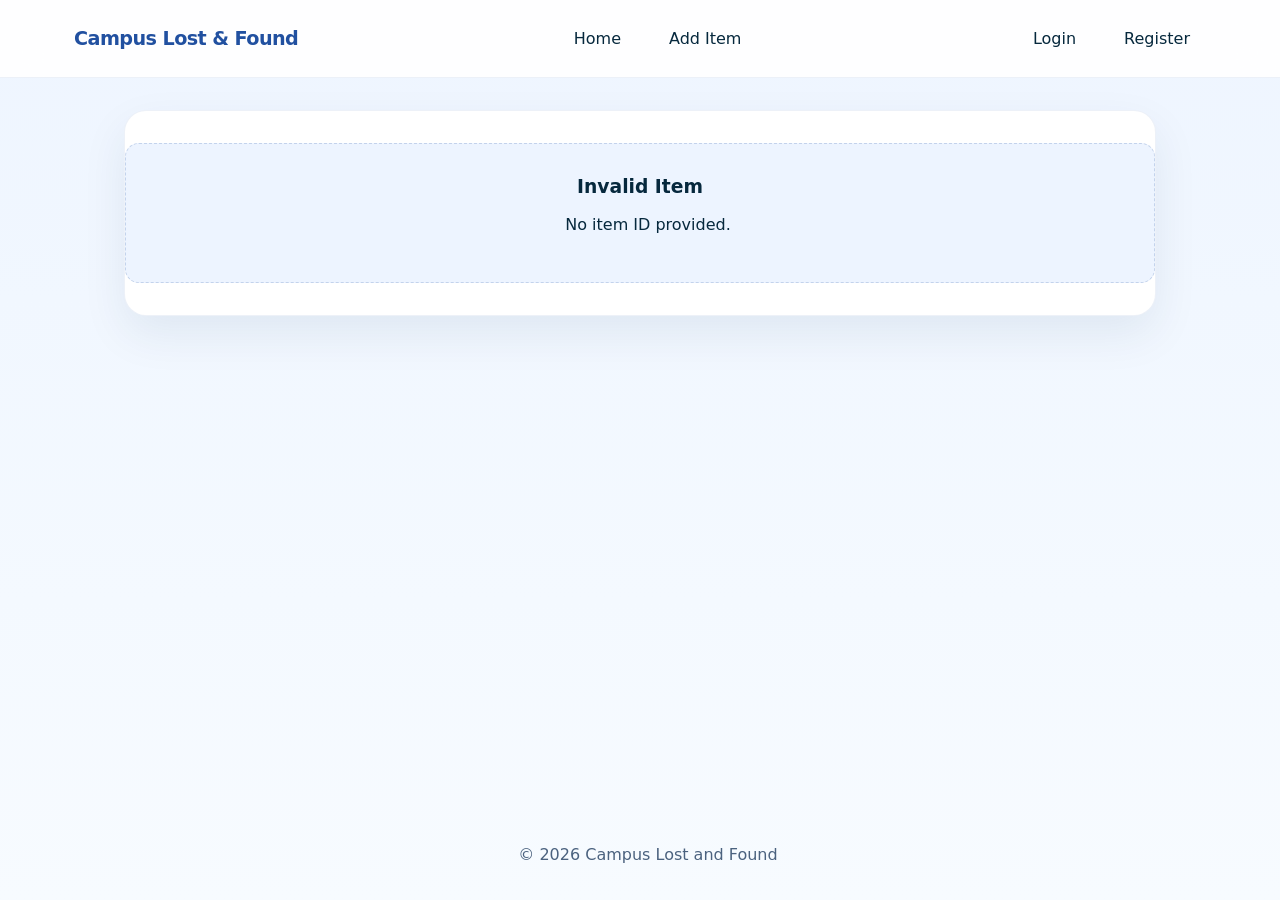
<file: client/item-details.html>
<!DOCTYPE html>
<html lang="en">
<head>
  <meta charset="UTF-8" />
  <meta name="viewport" content="width=device-width, initial-scale=1.0" />
  <title>Item Details | Campus Lost and Found</title>
  <link rel="icon" type="image/png" href="assets/icons/school.png">
  <link rel="stylesheet" href="css/style.css" />
  <link rel="stylesheet" href="css/home.css" />
  <link rel="stylesheet" href="css/responsive.css" />
</head>
<body>
  <div class="page-shell">
    <header class="site-header">
      <nav class="navbar">
        <a href="index.html" class="brand">Campus Lost & Found</a>
        <div class="nav-links" id="mainNav">
          <a href="index.html">Home</a>
          <a href="add-item.html">Add Item</a>
        </div>
        <div class="nav-actions" id="nav-auth">
          <a href="login.html">Login</a>
          <a href="register.html">Register</a>
        </div>
        <button class="nav-toggle" id="navToggle" aria-label="Toggle navigation">☰</button>
      </nav>
    </header>

    <main class="details-shell">
      <section id="itemDetails" class="details-panel card-shadow"></section>
    </main>

    <footer class="site-footer">
      <p>&copy; 2026 Campus Lost and Found</p>
    </footer>
  </div>

  <div id="toastContainer" class="toast-container"></div>
  <div id="globalLoader" class="loader-overlay hidden"><div class="loader"></div></div>

  <script type="module" src="js/auth.js"></script>
  <script type="module" src="js/itemDetails.js"></script>
</body>
</html>
</file>
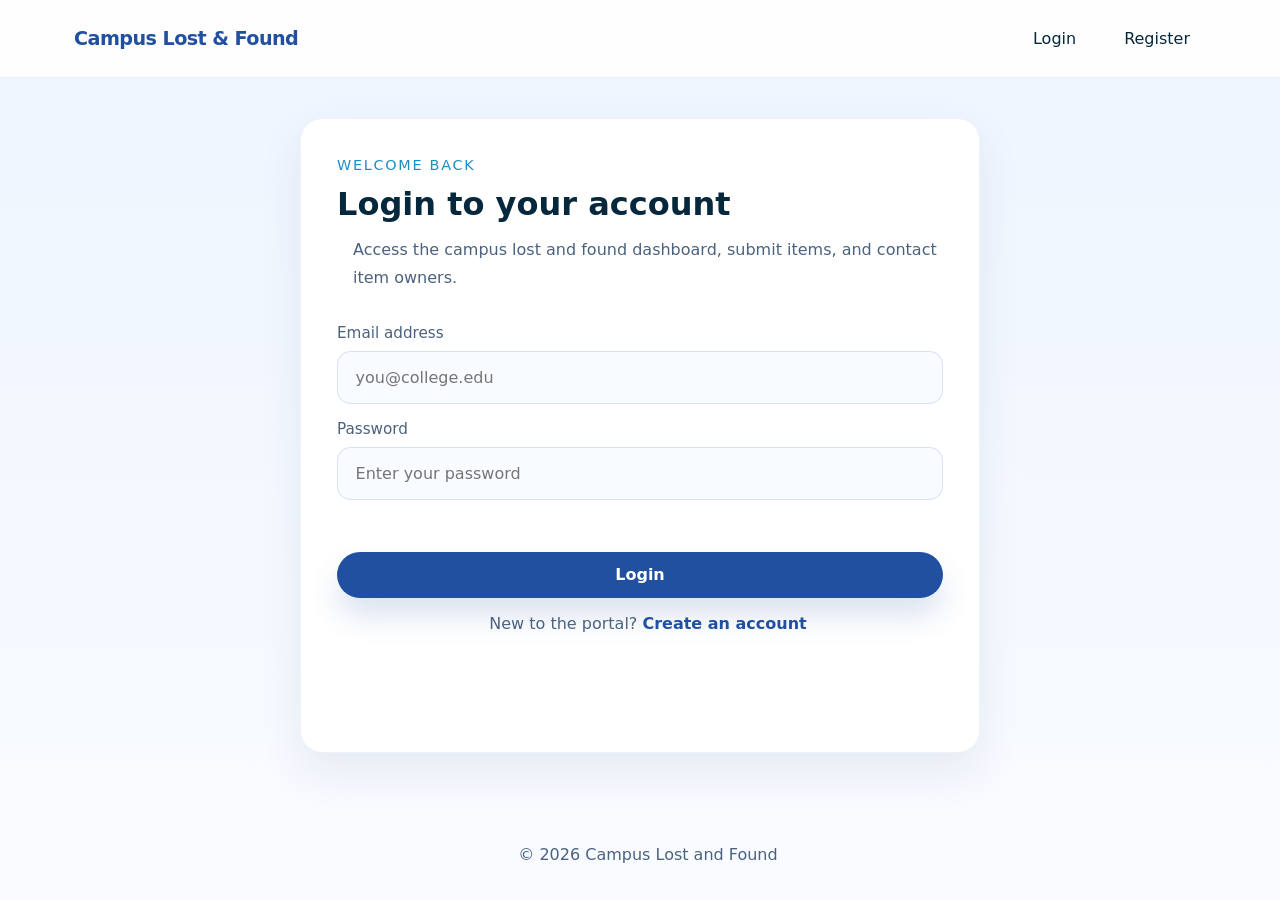
<file: client/login.html>
<!DOCTYPE html>
<html lang="en">
<head>
  <meta charset="UTF-8" />
  <meta name="viewport" content="width=device-width, initial-scale=1.0" />
  <title>Login | Campus Lost and Found</title>
  <link rel="icon" type="image/png" href="assets/icons/school.png">
  <link rel="stylesheet" href="css/style.css" />
  <link rel="stylesheet" href="css/auth.css" />
  <link rel="stylesheet" href="css/responsive.css" />
</head>
<body>
  <div class="page-shell auth-shell">
    <header class="site-header">
      <nav class="navbar">
        <a href="index.html" class="brand">Campus Lost & Found</a>
        <div class="nav-links" id="mainNav"></div>
        <div class="nav-actions" id="nav-auth">
          <a href="login.html">Login</a>
          <a href="register.html">Register</a>
        </div>
        <button class="nav-toggle" id="navToggle" aria-label="Toggle navigation">☰</button>
      </nav>
    </header>

    <main class="auth-card card-shadow">
      <div class="auth-intro">
        <span class="eyebrow">Welcome back</span>
        <h1>Login to your account</h1>
        <p>Access the campus lost and found dashboard, submit items, and contact item owners.</p>
      </div>

      <form id="loginForm" class="auth-form">
        <div class="form-group">
          <label for="email">Email address</label>
          <input id="email" name="email" type="email" placeholder="you@college.edu" required />
        </div>
        <div class="form-group">
          <label for="password">Password</label>
          <input id="password" name="password" type="password" placeholder="Enter your password" required />
        </div>
        <div id="formMessage" class="form-message"></div>
        <button type="submit" class="btn btn-primary btn-block">Login</button>
      </form>

      <p class="form-footer">New to the portal? <a href="register.html">Create an account</a></p>
    </main>

    <footer class="site-footer auth-footer">
      <p>&copy; 2026 Campus Lost and Found</p>
    </footer>
  </div>

  <div id="toastContainer" class="toast-container"></div>
  <div id="globalLoader" class="loader-overlay hidden"><div class="loader"></div></div>

  <script type="module" src="js/auth.js"></script>
  <script type="module" src="js/login.js"></script>
</body>
</html>
</file>
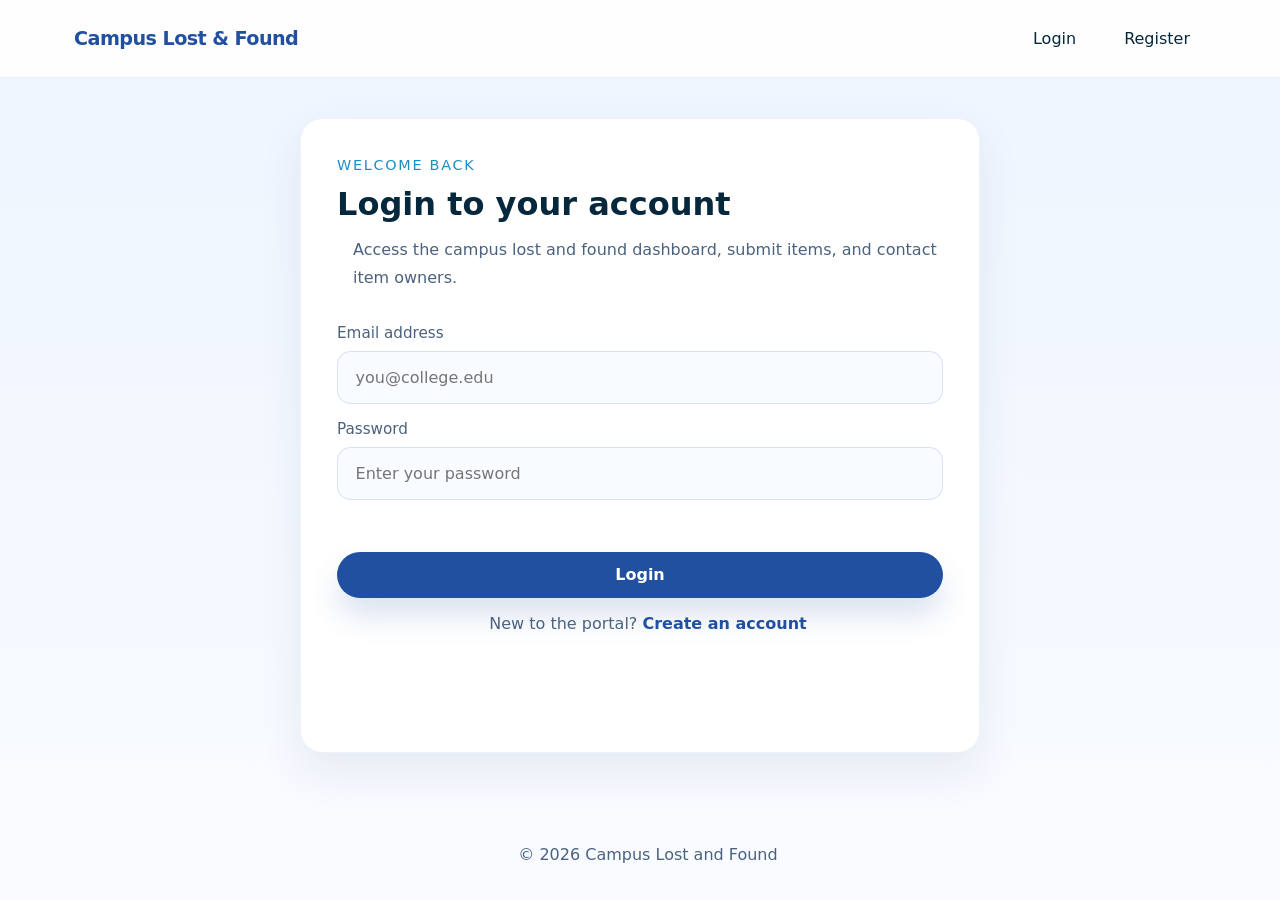
<file: client/profile.html>
<!DOCTYPE html>
<html lang="en">
<head>
  <meta charset="UTF-8" />
  <meta name="viewport" content="width=device-width, initial-scale=1.0" />
  <title>Profile | Campus Lost and Found</title>
  <link rel="icon" type="image/png" href="assets/icons/school.png">
  <link rel="stylesheet" href="css/style.css" />
  <link rel="stylesheet" href="css/home.css" />
  <link rel="stylesheet" href="css/responsive.css" />
</head>
<body>
  <div class="page-shell">
    <header class="site-header">
      <nav class="navbar">
        <a href="index.html" class="brand">Campus Lost & Found</a>
        <div class="nav-links" id="mainNav">
          <a href="index.html">Home</a>
          <a href="add-item.html">Add Item</a>
        </div>
        <div class="nav-actions" id="nav-auth">
          <a href="login.html">Login</a>
          <a href="register.html">Register</a>
        </div>
        <button class="nav-toggle" id="navToggle" aria-label="Toggle navigation">☰</button>
      </nav>
    </header>

    <main class="profile-shell">
      <section class="profile-card card-shadow">
        <div class="profile-summary">
          <span class="eyebrow">Your profile</span>
          <h1 id="userName">Campus Member</h1>
          <p id="userEmail">Your email address</p>
        </div>
      </section>

      <section class="items-section">
        <div class="section-header">
          <h2>Your shared items</h2>
          <p>Manage the items you reported and see who can contact you.</p>
        </div>
        <div id="profileItems" class="card-grid"></div>
        <div id="profileEmpty" class="empty-state hidden">
          <h3>No items reported yet</h3>
          <p>You can add a found item and help students recover it quickly.</p>
          <a href="add-item.html" class="btn btn-primary">Report an Item</a>
        </div>
      </section>
    </main>

    <footer class="site-footer">
      <p>&copy; 2026 Campus Lost and Found</p>
    </footer>
  </div>

  <div id="toastContainer" class="toast-container"></div>
  <div id="globalLoader" class="loader-overlay hidden"><div class="loader"></div></div>

  <script type="module" src="js/auth.js"></script>
  <script type="module" src="js/profile.js"></script>
</body>
</html>
</file>
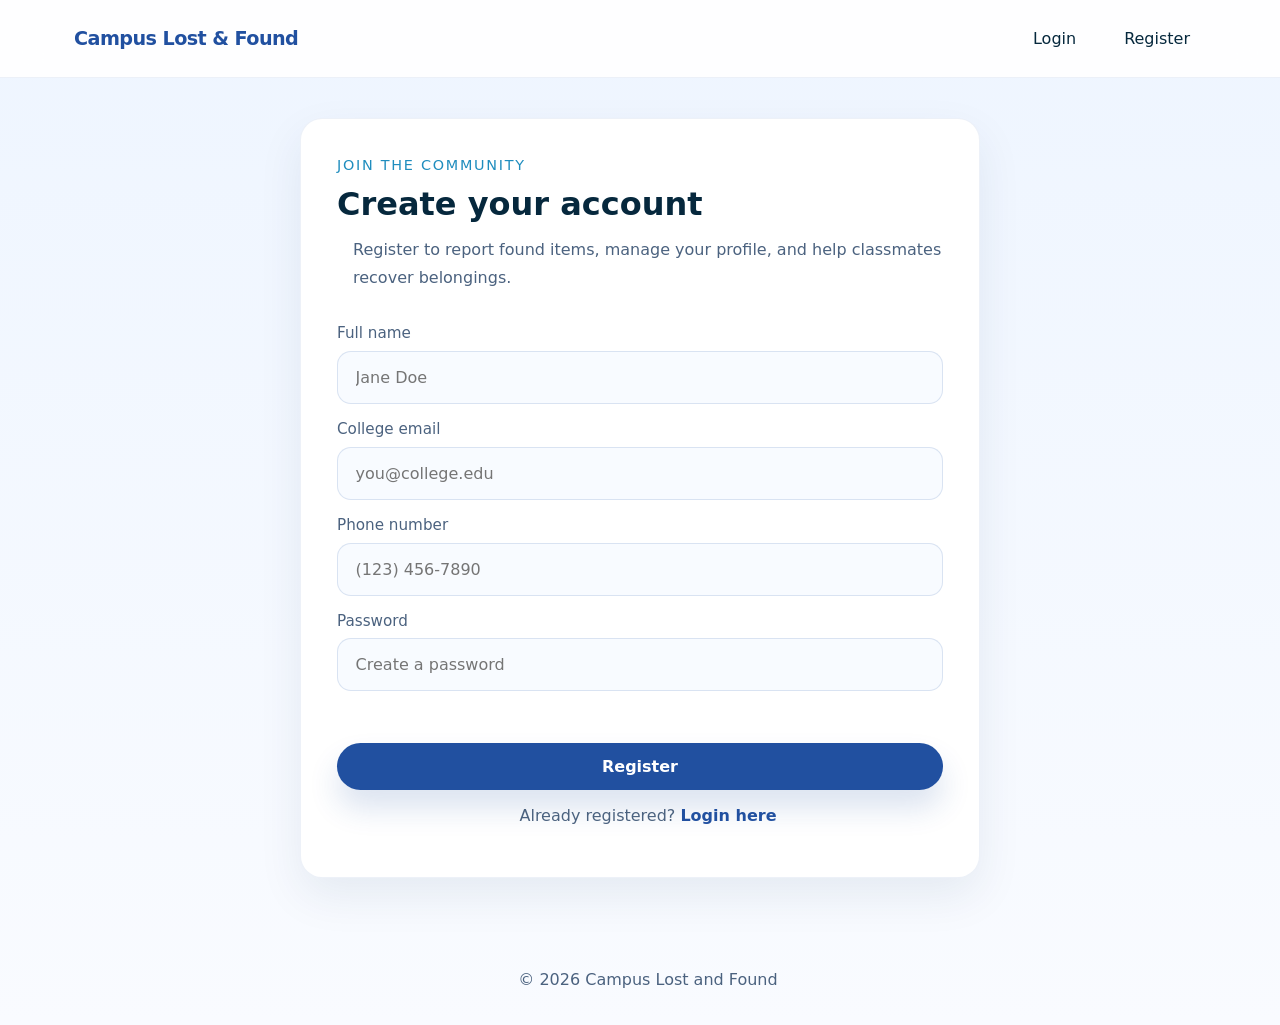
<file: client/register.html>
<!DOCTYPE html>
<html lang="en">
<head>
  <meta charset="UTF-8" />
  <meta name="viewport" content="width=device-width, initial-scale=1.0" />
  <title>Register | Campus Lost and Found</title>
  <link rel="icon" type="image/png" href="assets/icons/school.png">
  <link rel="stylesheet" href="css/style.css" />
  <link rel="stylesheet" href="css/auth.css" />
  <link rel="stylesheet" href="css/responsive.css" />
</head>
<body>
  <div class="page-shell auth-shell">
    <header class="site-header">
      <nav class="navbar">
        <a href="index.html" class="brand">Campus Lost & Found</a>
        <div class="nav-links" id="mainNav"></div>
        <div class="nav-actions" id="nav-auth">
          <a href="login.html">Login</a>
          <a href="register.html">Register</a>
        </div>
        <button class="nav-toggle" id="navToggle" aria-label="Toggle navigation">☰</button>
      </nav>
    </header>

    <main class="auth-card card-shadow">
      <div class="auth-intro">
        <span class="eyebrow">Join the community</span>
        <h1>Create your account</h1>
        <p>Register to report found items, manage your profile, and help classmates recover belongings.</p>
      </div>

      <form id="registerForm" class="auth-form">
        <div class="form-group">
          <label for="name">Full name</label>
          <input id="name" name="name" type="text" placeholder="Jane Doe" required />
        </div>
        <div class="form-group">
          <label for="email">College email</label>
          <input id="email" name="email" type="email" placeholder="you@college.edu" required />
        </div>
        <div class="form-group">
          <label for="phone">Phone number</label>
          <input id="phone" name="phone" type="tel" placeholder="(123) 456-7890" required />
        </div>
        <div class="form-group">
          <label for="password">Password</label>
          <input id="password" name="password" type="password" placeholder="Create a password" required minlength="6" />
        </div>
        <div id="formMessage" class="form-message"></div>
        <button type="submit" class="btn btn-primary btn-block">Register</button>
      </form>

      <p class="form-footer">Already registered? <a href="login.html">Login here</a></p>
    </main>

    <footer class="site-footer auth-footer">
      <p>&copy; 2026 Campus Lost and Found</p>
    </footer>
  </div>

  <div id="toastContainer" class="toast-container"></div>
  <div id="globalLoader" class="loader-overlay hidden"><div class="loader"></div></div>

  <script type="module" src="js/auth.js"></script>
  <script type="module" src="js/register.js"></script>
</body>
</html>
</file>
<file: css/style.css>
:root {
  --bg: #f7fbff;
  --surface: #ffffff;
  --surface-strong: #edf4ff;
  --surface-muted: #d8e4ff;
  --text: #06283d;
  --text-muted: #4b627f;
  --primary: #2150a0;
  --primary-light: #3d72b4;
  --secondary: #1f8dbe;
  --border: rgba(33, 80, 160, 0.12);
  --shadow: 0 18px 45px rgba(19, 55, 91, 0.08);
  --radius: 22px;
  --radius-sm: 14px;
}

body.dark-theme {
  --bg: #090d16;
  --surface: #111827;
  --surface-strong: #141d2f;
  --surface-muted: #1f293b;
  --text: #e7f1ff;
  --text-muted: #9bb5db;
  --primary: #64b5ff;
  --primary-light: #8cc9ff;
  --secondary: #7c9cff;
  --border: rgba(100, 181, 255, 0.18);
  --shadow: 0 22px 60px rgba(0, 0, 0, 0.35);
  background: linear-gradient(180deg, #090d16 0%, #0d1424 100%);
}

body.dark-theme .site-header {
  background: rgba(11, 18, 34, 0.9);
  border-bottom: 1px solid rgba(100, 181, 255, 0.14);
}

body.dark-theme .loader-overlay {
  background: rgba(8, 13, 24, 0.8);
}

* {
  box-sizing: border-box;
}

html {
  scroll-behavior: smooth;
}

body {
  margin: 0;
  min-height: 100%;
  font-family: Inter, system-ui, -apple-system, BlinkMacSystemFont, "Segoe UI", sans-serif;
  background: var(--bg);
  color: var(--text);
}

h2,
p {
  padding-left: 1rem;
}

img {
  max-width: 100%;
  display: block;
}

a {
  color: inherit;
  text-decoration: none;
}

button,
input,
textarea,
select {
  font: inherit;
}

button {
  cursor: pointer;
}

.page-shell {
  display: flex;
  flex-direction: column;
  min-height: 100vh;
}

.site-header,
.site-footer {
  width: 100%;
}

.site-header {
  backdrop-filter: blur(18px);
  background: rgba(255, 255, 255, 0.9);
  position: sticky;
  top: 0;
  z-index: 20;
  border-bottom: 1px solid rgba(33, 80, 160, 0.08);
}

body.dark-theme .site-header {
  background: rgba(11, 18, 34, 0.9);
  border-bottom: 1px solid rgba(100, 181, 255, 0.14);
}

.navbar {
  max-width: 1180px;
  margin: 0 auto;
  padding: 1rem 1.5rem;
  display: flex;
  align-items: center;
  justify-content: space-between;
  gap: 1rem;
}

.brand {
  font-size: 1.2rem;
  font-weight: 700;
  letter-spacing: -0.03em;
  color: var(--primary);
}

.nav-links,
.nav-actions {
  display: flex;
  gap: 1rem;
  align-items: center;
}

.nav-links a,
.nav-actions a,
.nav-actions button {
  padding: 0.8rem 1rem;
  border-radius: 999px;
  transition: transform 0.2s ease, background 0.2s ease, color 0.2s ease;
  color: var(--text);
  font-weight: 500;
}

.nav-links a:hover,
.nav-actions a:hover,
.nav-actions button:hover {
  transform: translateY(-1px);
}

.btn {
  display: inline-flex;
  align-items: center;
  justify-content: center;
  border: none;
  border-radius: 999px;
  padding: 0.85rem 1.4rem;
  font-weight: 600;
  transition: transform 0.2s ease, box-shadow 0.2s ease, background 0.2s ease;
  text-decoration: none;
}

.btn:hover {
  transform: translateY(-1px);
}

.btn-primary {
  background: var(--primary);
  color: #fff;
  box-shadow: 0 18px 30px rgba(33, 80, 160, 0.16);
}

.btn-secondary {
  background: var(--secondary);
  color: #fff;
}

.btn-ghost {
  background: transparent;
  color: var(--primary);
  border: 1px solid rgba(33, 80, 160, 0.16);
}

.btn-block {
  width: 100%;
}

.btn-sm {
  padding: 0.6rem 1rem;
  font-size: 0.9rem;
  border-radius: 8px;
}

.btn-warn {
  background: #f19a3e;
  color: #fff;
}

.btn-danger {
  background: #d63447;
  color: #fff;
}

.card-shadow {
  background: var(--surface);
  border-radius: var(--radius);
  box-shadow: var(--shadow);
  border: 1px solid var(--border);
}

.section-header {
  margin-bottom: 1rem;
}

.section-header h2 {
  margin: 0;
  font-size: clamp(1.55rem, 2vw, 2rem);
}

.section-header p {
  color: var(--text-muted);
  margin-top: 0.5rem;
}

.hero,
.auth-shell,
.profile-shell,
.details-shell {
  width: 100%;
}

.empty-state {
  margin: 2rem auto;
  padding: 2rem;
  border-radius: var(--radius-sm);
  background: var(--surface-strong);
  border: 1px dashed rgba(33, 80, 160, 0.2);
  text-align: center;
}

.empty-state.hidden {
  display: none;
}

.empty-state h3 {
  margin-top: 0;
}

.muted {
  color: var(--text-muted);
}

.sr-only {
  position: absolute;
  width: 1px;
  height: 1px;
  padding: 0;
  margin: -1px;
  overflow: hidden;
  clip: rect(0, 0, 0, 0);
  white-space: nowrap;
  border: 0;
}

.loader-overlay {
  position: fixed;
  inset: 0;
  display: grid;
  place-items: center;
  background: rgba(255, 255, 255, 0.72);
  z-index: 50;
}

.loader-overlay.hidden {
  display: none;
}

.loader {
  width: 3rem;
  height: 3rem;
  border: 5px solid rgba(33, 80, 160, 0.18);
  border-top-color: var(--primary);
  border-radius: 50%;
  animation: spin 1s linear infinite;
}

@keyframes spin {
  to {
    transform: rotate(360deg);
  }
}

.toast-container {
  position: fixed;
  right: 1rem;
  top: 1rem;
  display: flex;
  flex-direction: column;
  gap: 0.75rem;
  z-index: 60;
}

.toast {
  padding: 0.95rem 1.25rem;
  border-radius: 1rem;
  color: #fff;
  min-width: 260px;
  box-shadow: 0 18px 40px rgba(19, 55, 91, 0.14);
  opacity: 1;
  transition: opacity 0.3s ease, transform 0.3s ease;
}

.toast-success {
  background: #1d6ade;
}

.toast-error {
  background: #d63447;
}

.toast-warning {
  background: #f19a3e;
}

.toast-hide {
  opacity: 0;
  transform: translateY(-10px);
}

.site-footer {
  margin-top: auto;
  padding: 1.25rem 1.5rem;
  text-align: center;
  color: var(--text-muted);
}

.nav-toggle {
  display: none;
  border: none;
  background: transparent;
  font-size: 1.3rem;
  color: var(--primary);
}
</file>
<file: css/home.css>
.hero-home {
  display: grid;
  grid-template-columns: 1.2fr 0.8fr;
  gap: 2rem;
  max-width: 1180px;
  margin: 2rem auto 1.5rem;
  padding: 0 1.5rem;
  align-items: center;
}

.hero-copy {
  max-width: 620px;
}

.hero-copy .eyebrow {
  display: inline-flex;
  margin-bottom: 1rem;
  color: var(--secondary);
  text-transform: uppercase;
  letter-spacing: 0.12em;
  font-size: 0.9rem;
}

.hero-copy h1 {
  font-size: clamp(2.6rem, 4vw, 3.5rem);
  margin: 0 0 1rem;
  line-height: 1.05;
}

.hero-copy p {
  color: var(--text-muted);
  max-width: 560px;
  margin-bottom: 1.75rem;
  line-height: 1.8;
}

.hero-actions {
  display: flex;
  gap: 1rem;
  flex-wrap: wrap;
}

.hero-visual {
  display: grid;
  place-items: center;
}

.hero-card {
  width: 100%;
  min-height: 320px;
  border-radius: var(--radius);
  padding: 1.75rem;
  background: linear-gradient(180deg, #151b2d 0%, #1f2a44 100%);
  box-shadow: 0 18px 40px rgba(15, 24, 48, 0.45);
  border: 1px solid rgba(100, 129, 204, 0.2);
}

body.dark-theme .hero-card {
  background: linear-gradient(180deg, #ffffff 0%, #dbe6ff 100%);
  box-shadow: var(--shadow);
  border: 1px solid rgba(33, 80, 160, 0.08);
}

.hero-card-top {
  font-size: 0.95rem;
  color: #96a8d2;
  margin-bottom: 1.5rem;
}

body.dark-theme .hero-card-top {
  color: var(--text-muted);
}

.hero-card-content h3,
.hero-card-content p {
  margin: 0;
  color: #eef4ff;
}

body.dark-theme .hero-card-top {
  color: #55617f;
}

body.dark-theme .hero-card-content h3,
body.dark-theme .hero-card-content p {
  color: #1f2937;
}

.search-panel {
  max-width: 1180px;
  margin: 0 auto 1.75rem;
  padding: 0 1.5rem;
  display: grid;
  grid-template-columns: 2fr 1fr;
  gap: 1rem;
}

.search-group input,
.filter-group select {
  width: 100%;
  border-radius: 999px;
  border: 1px solid rgba(33, 80, 160, 0.16);
  padding: 1rem 1.1rem;
  background: var(--surface);
  color: var(--text);
}

.card-grid {
  display: grid;
  grid-template-columns: repeat(3, minmax(0, 1fr));
  gap: 1.5rem;
}

.recent-grid {
  display: grid;
  grid-template-columns: repeat(3, minmax(0, 1fr));
  gap: 1rem;
  margin-bottom: 1.5rem;
}

.item-card,
.recent-card {
  border-radius: var(--radius);
  background: var(--surface);
  overflow: hidden;
  display: flex;
  flex-direction: column;
}

.item-card {
  transition: transform 0.25s ease, box-shadow 0.25s ease;
}

.item-card:hover {
  transform: translateY(-4px);
}

.item-image {
  min-height: 180px;
  background-size: cover;
  background-position: center;
}

.item-card-body {
  padding: 1.35rem;
  display: grid;
  gap: 0.85rem;
}

.item-tag {
  display: inline-flex;
  padding: 0.4rem 0.85rem;
  border-radius: 999px;
  background: rgba(33, 80, 160, 0.08);
  color: var(--primary);
  font-size: 0.85rem;
  width: fit-content;
}

.item-card-body h3 {
  margin: 0;
  font-size: 1.2rem;
}

.card-meta {
  display: flex;
  justify-content: space-between;
  gap: 1rem;
  color: var(--text-muted);
  font-size: 0.9rem;
}

.item-card-actions {
  padding: 1rem 1.35rem 1.35rem;
  display: flex;
  gap: 0.75rem;
  justify-content: flex-end;
  flex-wrap: wrap;
}

.recent-card {
  border: 1px solid rgba(33, 80, 160, 0.08);
  padding: 1.35rem;
  background: var(--surface-strong);
}

.recent-card h3 {
  margin: 0 0 0.45rem;
}

.recent-card span {
  display: inline-flex;
  margin-top: 1rem;
  color: var(--text-muted);
  font-size: 0.91rem;
}

.details-shell {
  max-width: 1080px;
  margin: 2rem auto;
  padding: 0 1.5rem;
}

.details-panel {
  overflow: hidden;
}

.details-hero {
  min-height: 420px;
  background-size: cover;
  background-position: center;
}

.details-content {
  padding: 2rem;
  display: grid;
  gap: 1.2rem;
}

.details-meta {
  display: flex;
  flex-wrap: wrap;
  gap: 1.5rem;
  color: var(--text-muted);
  font-weight: 500;
}

.details-section {
  padding: 1.5rem;
  background: var(--surface-strong);
  border-radius: var(--radius-sm);
}

.details-section h3 {
  margin-top: 0;
  color: var(--text);
}

.details-description {
  color: var(--text-muted);
  line-height: 1.85;
  margin: 0;
}

.details-actions {
  display: flex;
  gap: 1rem;
  flex-wrap: wrap;
}

.profile-card {
  max-width: 1180px;
  margin: 2rem auto 1.5rem;
  padding: 1.75rem;
}

.profile-summary {
  display: grid;
  gap: 0.5rem;
}

.profile-summary .eyebrow {
  color: var(--secondary);
  text-transform: uppercase;
  letter-spacing: 0.12em;
  font-size: 0.85rem;
}

.profile-summary h1 {
  margin: 0;
  font-size: clamp(2rem, 2.5vw, 2.6rem);
}

.profile-summary p {
  color: var(--text-muted);
  margin: 0;
}
</file>
<file: css/responsive.css>
@media (max-width: 1080px) {
  .hero-home {
    grid-template-columns: 1fr;
  }

  .search-panel {
    grid-template-columns: 1fr;
  }

  .card-grid,
  .recent-grid {
    grid-template-columns: repeat(2, minmax(0, 1fr));
  }
}

@media (max-width: 760px) {
  .navbar {
    flex-wrap: wrap;
    justify-content: space-between;
  }

  .nav-links,
  .nav-actions {
    width: 100%;
    justify-content: center;
    flex-wrap: wrap;
    margin-top: 0.75rem;
    display: none;
  }

  .nav-toggle {
    display: block;
  }

  .nav-links.nav-open,
  .nav-actions.nav-open {
    display: flex;
  }

  .hero-home {
    padding: 1.5rem;
  }

  .card-grid,
  .recent-grid {
    grid-template-columns: 1fr;
  }

  .details-hero {
    min-height: 240px;
  }

  .auth-card {
    margin: 1.5rem 1rem;
    padding: 1.5rem;
  }

  .site-footer,
  .navbar,
  .auth-footer {
    padding: 1rem;
  }
}

@media (max-width: 520px) {
  .navbar,
  .hero-home,
  .search-panel,
  .details-shell,
  .profile-card {
    padding: 0 1rem;
  }

  .hero-copy h1 {
    font-size: 2rem;
  }

  .item-card-actions {
    justify-content: stretch;
  }
}
</file>
<file: client/css/style.css>
:root {
  --bg: #f7fbff;
  --surface: #ffffff;
  --surface-strong: #edf4ff;
  --surface-muted: #d8e4ff;
  --text: #06283d;
  --text-muted: #4b627f;
  --primary: #2150a0;
  --primary-light: #3d72b4;
  --secondary: #1f8dbe;
  --border: rgba(33, 80, 160, 0.12);
  --shadow: 0 18px 45px rgba(19, 55, 91, 0.08);
  --radius: 22px;
  --radius-sm: 14px;
}

* {
  box-sizing: border-box;
}

html {
  scroll-behavior: smooth;
}

body {
  margin: 0;
  min-height: 100%;
  font-family: Inter, system-ui, -apple-system, BlinkMacSystemFont, "Segoe UI", sans-serif;
  background: linear-gradient(180deg, #eef5ff 0%, #f7fbff 100%);
  color: var(--text);
}

h2,
p {
  padding-left: 1rem;
}

img {
  max-width: 100%;
  display: block;
}

a {
  color: inherit;
  text-decoration: none;
}

button,
input,
textarea,
select {
  font: inherit;
}

button {
  cursor: pointer;
}

.page-shell {
  display: flex;
  flex-direction: column;
  min-height: 100vh;
}

.site-header,
.site-footer {
  width: 100%;
}

.site-header {
  backdrop-filter: blur(18px);
  background: rgba(255, 255, 255, 0.9);
  position: sticky;
  top: 0;
  z-index: 20;
  border-bottom: 1px solid rgba(33, 80, 160, 0.08);
}

.navbar {
  max-width: 1180px;
  margin: 0 auto;
  padding: 1rem 1.5rem;
  display: flex;
  align-items: center;
  justify-content: space-between;
  gap: 1rem;
}

.brand {
  font-size: 1.2rem;
  font-weight: 700;
  letter-spacing: -0.03em;
  color: var(--primary);
}

.nav-links,
.nav-actions {
  display: flex;
  gap: 1rem;
  align-items: center;
}

.nav-links a,
.nav-actions a,
.nav-actions button {
  padding: 0.8rem 1rem;
  border-radius: 999px;
  transition: transform 0.2s ease, background 0.2s ease, color 0.2s ease;
  color: var(--text);
  font-weight: 500;
}

.nav-links a:hover,
.nav-actions a:hover,
.nav-actions button:hover {
  transform: translateY(-1px);
}

.btn {
  display: inline-flex;
  align-items: center;
  justify-content: center;
  border: none;
  border-radius: 999px;
  padding: 0.85rem 1.4rem;
  font-weight: 600;
  transition: transform 0.2s ease, box-shadow 0.2s ease, background 0.2s ease;
  text-decoration: none;
}

.btn:hover {
  transform: translateY(-1px);
}

.btn-primary {
  background: var(--primary);
  color: #fff;
  box-shadow: 0 18px 30px rgba(33, 80, 160, 0.16);
}

.btn-secondary {
  background: var(--secondary);
  color: #fff;
}

.btn-ghost {
  background: transparent;
  color: var(--primary);
  border: 1px solid rgba(33, 80, 160, 0.16);
}

.btn-block {
  width: 100%;
}

.btn-sm {
  padding: 0.6rem 1rem;
  font-size: 0.9rem;
  border-radius: 8px;
}

.btn-warn {
  background: #f19a3e;
  color: #fff;
}

.btn-danger {
  background: #d63447;
  color: #fff;
}

.card-shadow {
  background: var(--surface);
  border-radius: var(--radius);
  box-shadow: var(--shadow);
  border: 1px solid rgba(33, 80, 160, 0.08);
}

.section-header {
  margin-bottom: 1rem;
}

.section-header h2 {
  margin: 0;
  font-size: clamp(1.55rem, 2vw, 2rem);
}

.section-header p {
  color: var(--text-muted);
  margin-top: 0.5rem;
}

.hero,
.auth-shell,
.profile-shell,
.details-shell {
  width: 100%;
}

.empty-state {
  margin: 2rem auto;
  padding: 2rem;
  border-radius: var(--radius-sm);
  background: var(--surface-strong);
  border: 1px dashed rgba(33, 80, 160, 0.2);
  text-align: center;
}

.empty-state.hidden {
  display: none;
}

.empty-state h3 {
  margin-top: 0;
}

.muted {
  color: var(--text-muted);
}

.sr-only {
  position: absolute;
  width: 1px;
  height: 1px;
  padding: 0;
  margin: -1px;
  overflow: hidden;
  clip: rect(0, 0, 0, 0);
  white-space: nowrap;
  border: 0;
}

.loader-overlay {
  position: fixed;
  inset: 0;
  display: grid;
  place-items: center;
  background: rgba(255, 255, 255, 0.72);
  z-index: 50;
}

.loader-overlay.hidden {
  display: none;
}

.loader {
  width: 3rem;
  height: 3rem;
  border: 5px solid rgba(33, 80, 160, 0.18);
  border-top-color: var(--primary);
  border-radius: 50%;
  animation: spin 1s linear infinite;
}

@keyframes spin {
  to {
    transform: rotate(360deg);
  }
}

.toast-container {
  position: fixed;
  right: 1rem;
  top: 1rem;
  display: flex;
  flex-direction: column;
  gap: 0.75rem;
  z-index: 60;
}

.toast {
  padding: 0.95rem 1.25rem;
  border-radius: 1rem;
  color: #fff;
  min-width: 260px;
  box-shadow: 0 18px 40px rgba(19, 55, 91, 0.14);
  opacity: 1;
  transition: opacity 0.3s ease, transform 0.3s ease;
}

.toast-success {
  background: #1d6ade;
}

.toast-error {
  background: #d63447;
}

.toast-warning {
  background: #f19a3e;
}

.toast-hide {
  opacity: 0;
  transform: translateY(-10px);
}

.site-footer {
  margin-top: auto;
  padding: 1.25rem 1.5rem;
  text-align: center;
  color: var(--text-muted);
}

.nav-toggle {
  display: none;
  border: none;
  background: transparent;
  font-size: 1.3rem;
  color: var(--primary);
}
</file>
<file: client/css/home.css>
.hero-home {
  display: grid;
  grid-template-columns: 1.2fr 0.8fr;
  gap: 2rem;
  max-width: 1180px;
  margin: 2rem auto 1.5rem;
  padding: 0 1.5rem;
  align-items: center;
}

.hero-copy {
  max-width: 620px;
}

.hero-copy .eyebrow {
  display: inline-flex;
  margin-bottom: 1rem;
  color: var(--secondary);
  text-transform: uppercase;
  letter-spacing: 0.12em;
  font-size: 0.9rem;
}

.hero-copy h1 {
  font-size: clamp(2.6rem, 4vw, 3.5rem);
  margin: 0 0 1rem;
  line-height: 1.05;
}

.hero-copy p {
  color: var(--text-muted);
  max-width: 560px;
  margin-bottom: 1.75rem;
  line-height: 1.8;
}

.hero-actions {
  display: flex;
  gap: 1rem;
  flex-wrap: wrap;
}

.hero-visual {
  display: grid;
  place-items: center;
}

.hero-card {
  width: 100%;
  min-height: 320px;
  border-radius: var(--radius);
  padding: 1.75rem;
  background: linear-gradient(180deg, #ffffff 0%, #dbe6ff 100%);
  box-shadow: var(--shadow);
  border: 1px solid rgba(33, 80, 160, 0.08);
}

.hero-card-top {
  font-size: 0.95rem;
  color: var(--text-muted);
  margin-bottom: 1.5rem;
}

.hero-card-content h3,
.hero-card-content p {
  margin: 0;
}

.search-panel {
  max-width: 1180px;
  margin: 0 auto 1.75rem;
  padding: 0 1.5rem;
  display: grid;
  grid-template-columns: 2fr 1fr;
  gap: 1rem;
}

.search-group input,
.filter-group select {
  width: 100%;
  border-radius: 999px;
  border: 1px solid rgba(33, 80, 160, 0.16);
  padding: 1rem 1.1rem;
  background: #ffffff;
  color: var(--text);
}

.card-grid {
  display: grid;
  grid-template-columns: repeat(3, minmax(0, 1fr));
  gap: 1.5rem;
}

.recent-grid {
  display: grid;
  grid-template-columns: repeat(3, minmax(0, 1fr));
  gap: 1rem;
  margin-bottom: 1.5rem;
}

.item-card,
.recent-card {
  border-radius: var(--radius);
  background: var(--surface);
  overflow: hidden;
  display: flex;
  flex-direction: column;
}

.item-card {
  transition: transform 0.25s ease, box-shadow 0.25s ease;
}

.item-card:hover {
  transform: translateY(-4px);
}

.item-image {
  min-height: 180px;
  background-size: cover;
  background-position: center;
}

.item-card-body {
  padding: 1.35rem;
  display: grid;
  gap: 0.85rem;
}

.item-tag {
  display: inline-flex;
  padding: 0.4rem 0.85rem;
  border-radius: 999px;
  background: rgba(33, 80, 160, 0.08);
  color: var(--primary);
  font-size: 0.85rem;
  width: fit-content;
}

.item-card-body h3 {
  margin: 0;
  font-size: 1.2rem;
}

.card-meta {
  display: flex;
  justify-content: space-between;
  gap: 1rem;
  color: var(--text-muted);
  font-size: 0.9rem;
}

.item-card-actions {
  padding: 1rem 1.35rem 1.35rem;
  display: flex;
  gap: 0.75rem;
  justify-content: flex-end;
  flex-wrap: wrap;
}

.recent-card {
  border: 1px solid rgba(33, 80, 160, 0.08);
  padding: 1.35rem;
  background: #f5f9ff;
}

.recent-card h3 {
  margin: 0 0 0.45rem;
}

.recent-card span {
  display: inline-flex;
  margin-top: 1rem;
  color: var(--text-muted);
  font-size: 0.91rem;
}

.details-shell {
  max-width: 1080px;
  margin: 2rem auto;
  padding: 0 1.5rem;
}

.details-panel {
  overflow: hidden;
}

.details-hero {
  min-height: 420px;
  background-size: cover;
  background-position: center;
}

.details-content {
  padding: 2rem;
  display: grid;
  gap: 1.2rem;
}

.details-meta {
  display: flex;
  flex-wrap: wrap;
  gap: 1.5rem;
  color: var(--text-muted);
  font-weight: 500;
}

.details-section {
  padding: 1.5rem;
  background: var(--surface-strong);
  border-radius: var(--radius-sm);
}

.details-section h3 {
  margin-top: 0;
  color: var(--text);
}

.details-description {
  color: var(--text-muted);
  line-height: 1.85;
  margin: 0;
}

.details-actions {
  display: flex;
  gap: 1rem;
  flex-wrap: wrap;
}

.profile-card {
  max-width: 1180px;
  margin: 2rem auto 1.5rem;
  padding: 1.75rem;
}

.profile-summary {
  display: grid;
  gap: 0.5rem;
}

.profile-summary .eyebrow {
  color: var(--secondary);
  text-transform: uppercase;
  letter-spacing: 0.12em;
  font-size: 0.85rem;
}

.profile-summary h1 {
  margin: 0;
  font-size: clamp(2rem, 2.5vw, 2.6rem);
}

.profile-summary p {
  color: var(--text-muted);
  margin: 0;
}
</file>
<file: client/css/responsive.css>
@media (max-width: 1080px) {
  .hero-home {
    grid-template-columns: 1fr;
  }

  .search-panel {
    grid-template-columns: 1fr;
  }

  .card-grid,
  .recent-grid {
    grid-template-columns: repeat(2, minmax(0, 1fr));
  }
}

@media (max-width: 760px) {
  .navbar {
    flex-wrap: wrap;
    justify-content: space-between;
  }

  .nav-links,
  .nav-actions {
    width: 100%;
    justify-content: center;
    flex-wrap: wrap;
    margin-top: 0.75rem;
    display: none;
  }

  .nav-toggle {
    display: block;
  }

  .nav-links.nav-open,
  .nav-actions.nav-open {
    display: flex;
  }

  .hero-home {
    padding: 1.5rem;
  }

  .card-grid,
  .recent-grid {
    grid-template-columns: 1fr;
  }

  .details-hero {
    min-height: 240px;
  }

  .auth-card {
    margin: 1.5rem 1rem;
    padding: 1.5rem;
  }

  .site-footer,
  .navbar,
  .auth-footer {
    padding: 1rem;
  }
}

@media (max-width: 520px) {
  .navbar,
  .hero-home,
  .search-panel,
  .details-shell,
  .profile-card {
    padding: 0 1rem;
  }

  .hero-copy h1 {
    font-size: 2rem;
  }

  .item-card-actions {
    justify-content: stretch;
  }
}
</file>
<file: css/auth.css>
.auth-shell {
  min-height: 100vh;
  display: grid;
  grid-template-rows: auto 1fr auto;
  background: var(--bg);
}

.auth-card {
  max-width: 680px;
  margin: 2.5rem auto;
  padding: 2.25rem;
  background: var(--surface);
}

.auth-intro {
  margin-bottom: 2rem;
}

.auth-intro .eyebrow {
  display: inline-flex;
  margin-bottom: 0.75rem;
  font-size: 0.9rem;
  color: var(--secondary);
  text-transform: uppercase;
  letter-spacing: 0.12em;
}

.auth-intro h1 {
  margin: 0 0 0.85rem;
  font-size: clamp(2rem, 2.5vw, 2.6rem);
}

.auth-intro p {
  margin: 0;
  color: var(--text-muted);
  line-height: 1.75;
}

.auth-form {
  display: grid;
  gap: 1rem;
}

.form-group {
  display: flex;
  flex-direction: column;
  gap: 0.55rem;
}

.form-group label {
  font-size: 0.95rem;
  color: var(--text-muted);
}

.form-group input,
.form-group textarea,
.form-group select {
  width: 100%;
  background: var(--surface-strong);
  border: 1px solid rgba(33, 80, 160, 0.14);
  border-radius: 14px;
  padding: 1rem 1.1rem;
  color: var(--text);
  transition: border-color 0.2s ease, box-shadow 0.2s ease;
}

.form-group input:focus,
.form-group textarea:focus,
.form-group select:focus {
  outline: none;
  border-color: var(--primary);
  box-shadow: 0 0 0 4px rgba(33, 80, 160, 0.08);
}

.form-group textarea {
  min-height: 140px;
  resize: vertical;
}

.image-preview {
  min-height: 170px;
  border-radius: 16px;
  background: var(--surface-strong);
  border: 1px dashed rgba(33, 80, 160, 0.2);
  padding: 1rem;
  display: flex;
  align-items: center;
  justify-content: center;
  color: var(--text-muted);
  text-align: center;
  background-size: cover;
  background-position: center;
}
.form-message {
  color: #d63447;
  min-height: 1.25rem;
}

.form-footer {
  margin-top: 1rem;
  text-align: center;
  color: var(--text-muted);
}

.form-footer a {
  color: var(--primary);
  font-weight: 600;
}

.half-width {
  width: 100%;
}

.form-row {
  display: grid;
  grid-template-columns: repeat(2, minmax(0, 1fr));
  gap: 1rem;
}

@media (max-width: 760px) {
  .form-row {
    grid-template-columns: 1fr;
  }
}

.auth-footer {
  margin-top: 1rem;
}
</file>
<file: client/css/auth.css>
.auth-shell {
  min-height: 100vh;
  display: grid;
  grid-template-rows: auto 1fr auto;
  background: linear-gradient(180deg, #eef5ff 0%, #f9fbff 100%);
}

.auth-card {
  max-width: 680px;
  margin: 2.5rem auto;
  padding: 2.25rem;
}

.auth-intro {
  margin-bottom: 2rem;
}

.auth-intro .eyebrow {
  display: inline-flex;
  margin-bottom: 0.75rem;
  font-size: 0.9rem;
  color: var(--secondary);
  text-transform: uppercase;
  letter-spacing: 0.12em;
}

.auth-intro h1 {
  margin: 0 0 0.85rem;
  font-size: clamp(2rem, 2.5vw, 2.6rem);
}

.auth-intro p {
  margin: 0;
  color: var(--text-muted);
  line-height: 1.75;
}

.auth-form {
  display: grid;
  gap: 1rem;
}

.form-group {
  display: flex;
  flex-direction: column;
  gap: 0.55rem;
}

.form-group label {
  font-size: 0.95rem;
  color: var(--text-muted);
}

.form-group input,
.form-group textarea,
.form-group select {
  width: 100%;
  background: #f8fbff;
  border: 1px solid rgba(33, 80, 160, 0.14);
  border-radius: 14px;
  padding: 1rem 1.1rem;
  color: var(--text);
  transition: border-color 0.2s ease, box-shadow 0.2s ease;
}

.form-group input:focus,
.form-group textarea:focus,
.form-group select:focus {
  outline: none;
  border-color: var(--primary);
  box-shadow: 0 0 0 4px rgba(33, 80, 160, 0.08);
}

.form-group textarea {
  min-height: 140px;
  resize: vertical;
}

.image-preview {
  min-height: 170px;
  border-radius: 16px;
  background: #eef6ff;
  border: 1px dashed rgba(33, 80, 160, 0.2);
  padding: 1rem;
  display: flex;
  align-items: center;
  justify-content: center;
  color: var(--text-muted);
  text-align: center;
  background-size: cover;
  background-position: center;
}

.form-message {
  color: #d63447;
  min-height: 1.25rem;
}

.form-footer {
  margin-top: 1rem;
  text-align: center;
  color: var(--text-muted);
}

.form-footer a {
  color: var(--primary);
  font-weight: 600;
}

.half-width {
  width: 100%;
}

.form-row {
  display: grid;
  grid-template-columns: repeat(2, minmax(0, 1fr));
  gap: 1rem;
}

@media (max-width: 760px) {
  .form-row {
    grid-template-columns: 1fr;
  }
}

.auth-footer {
  margin-top: 1rem;
}
</file>
